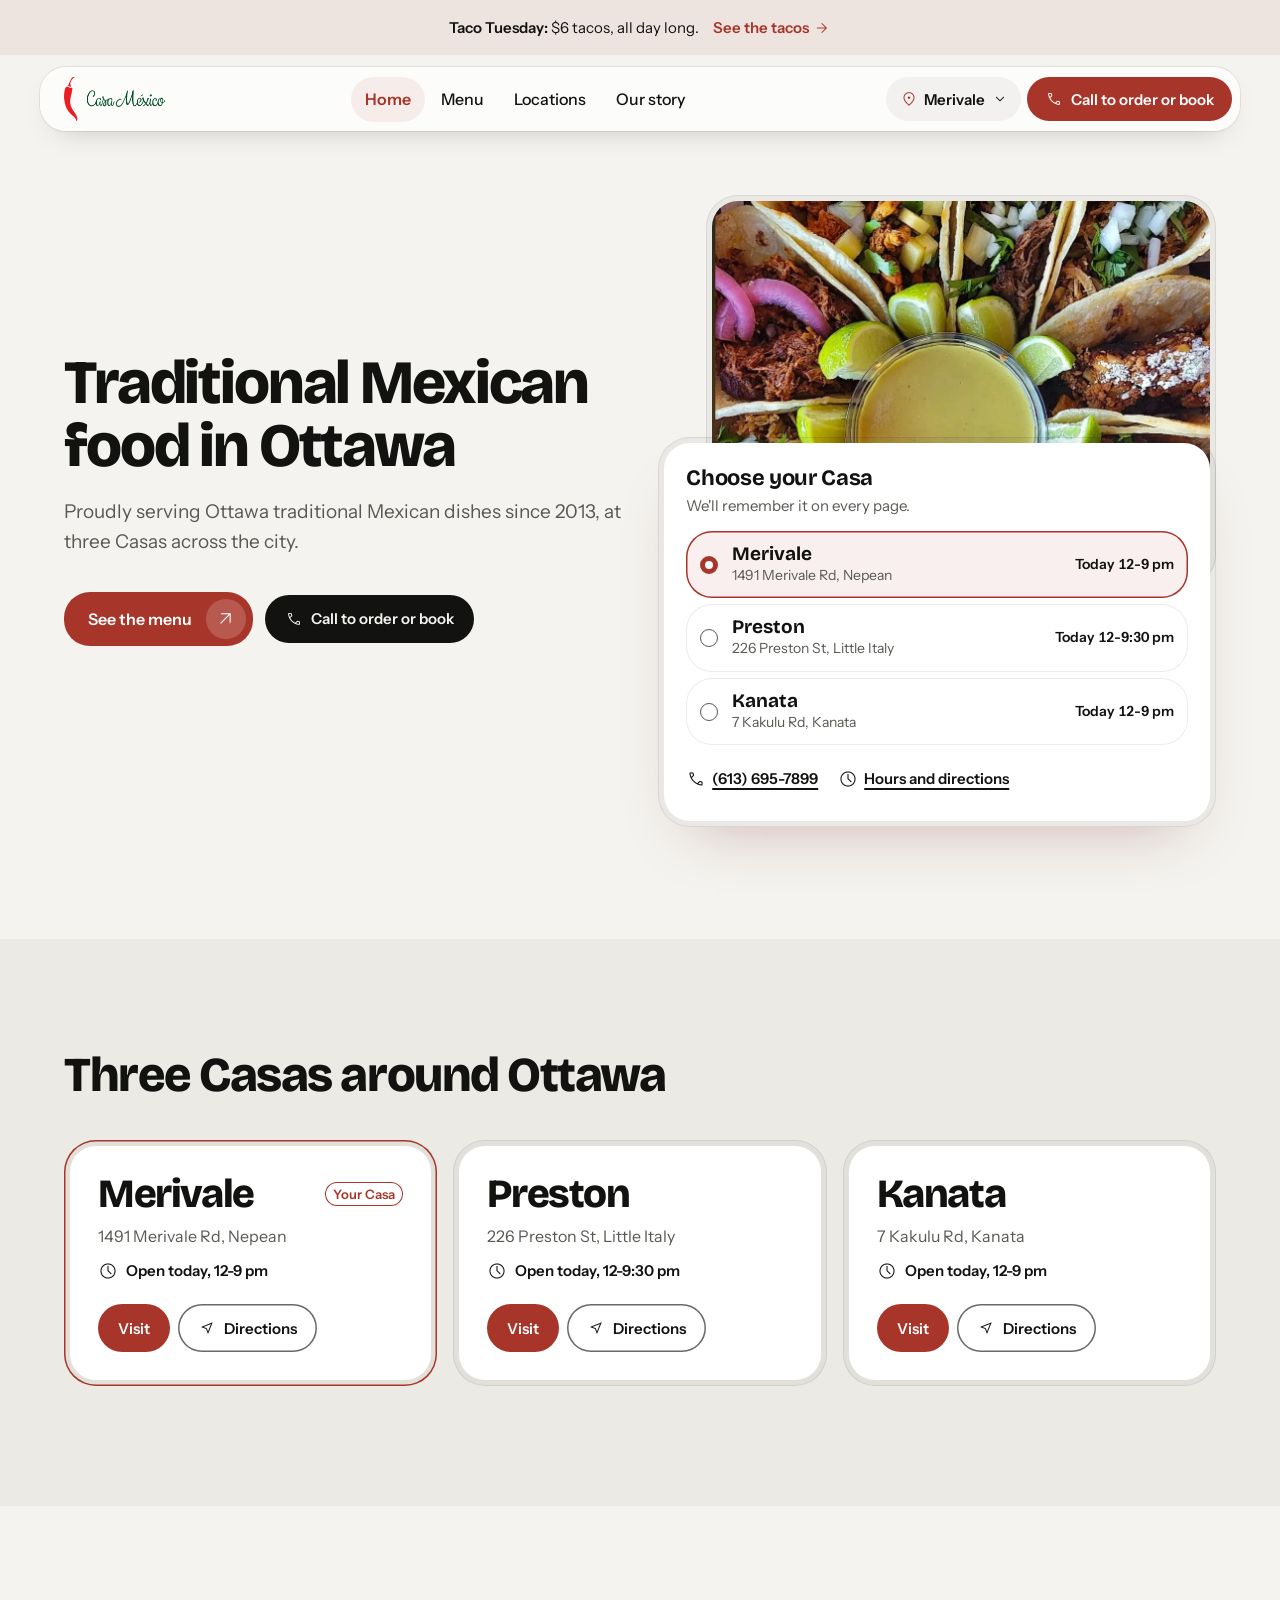
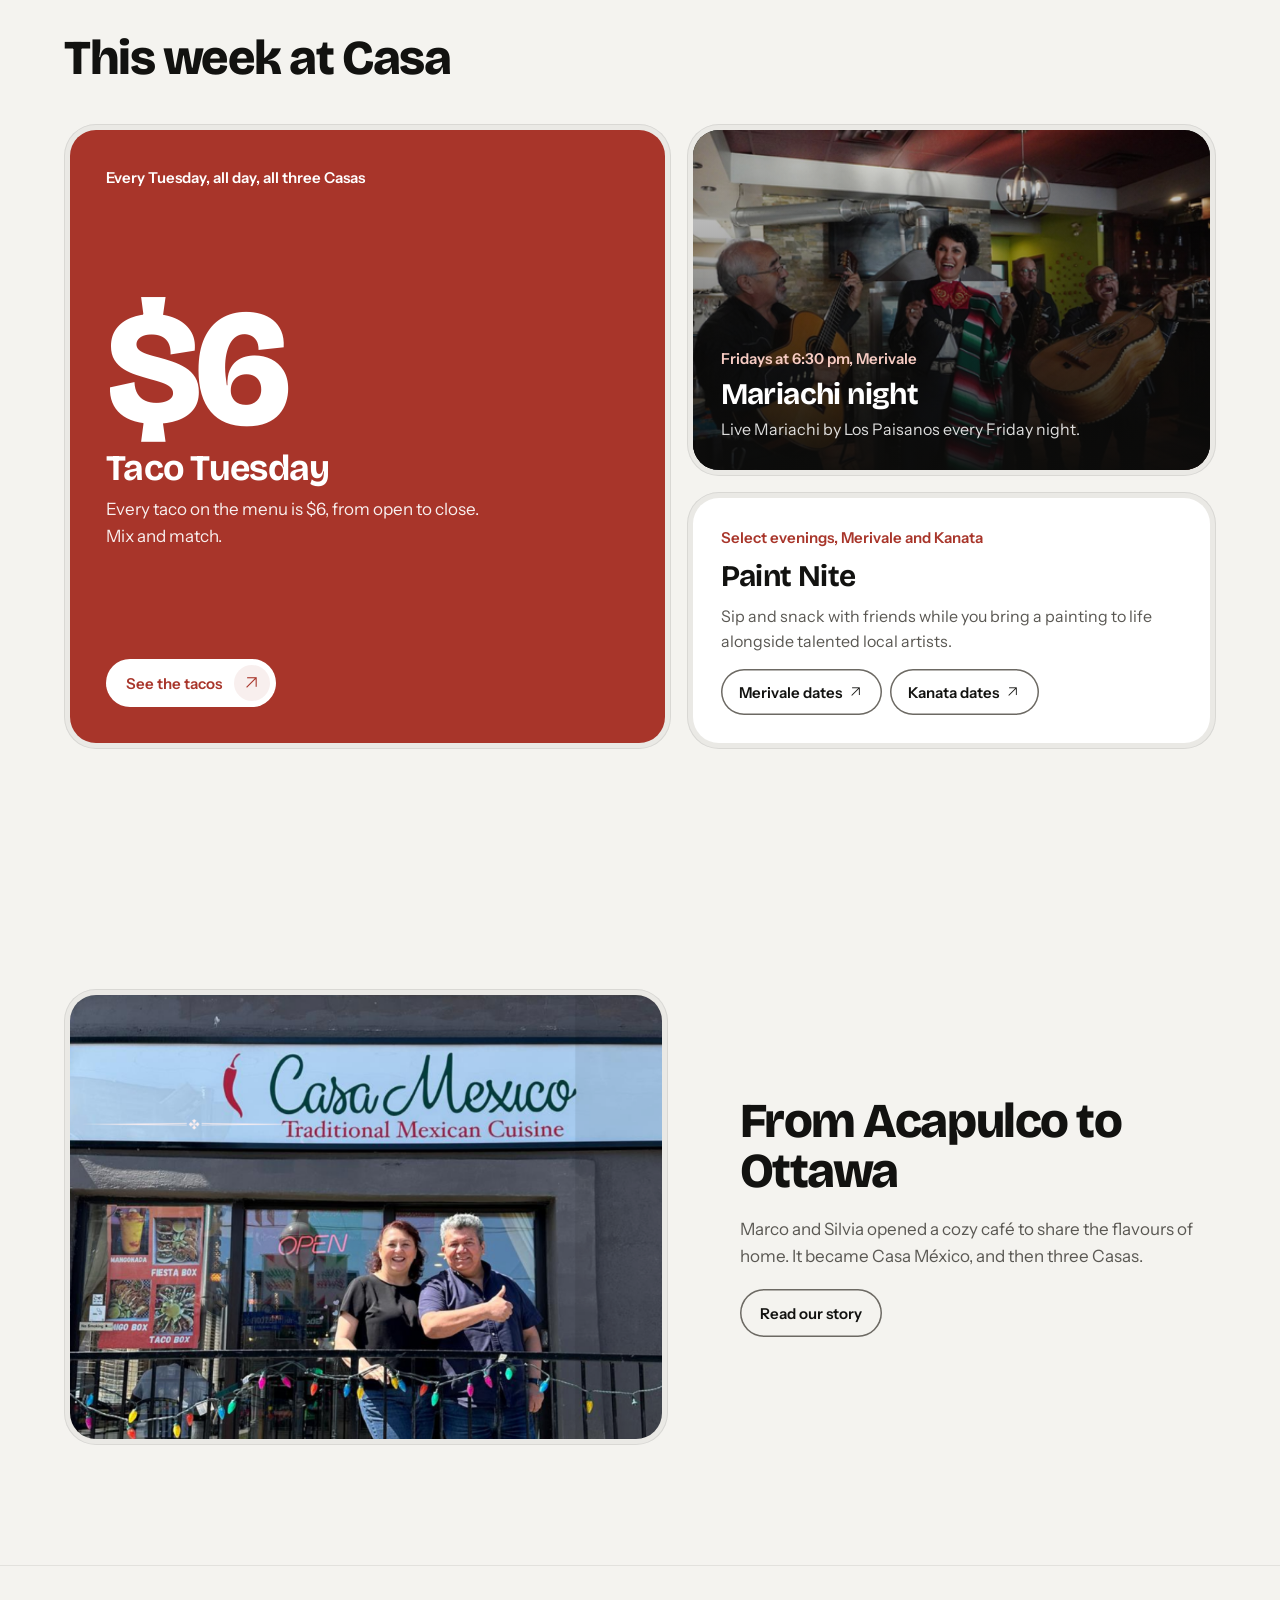
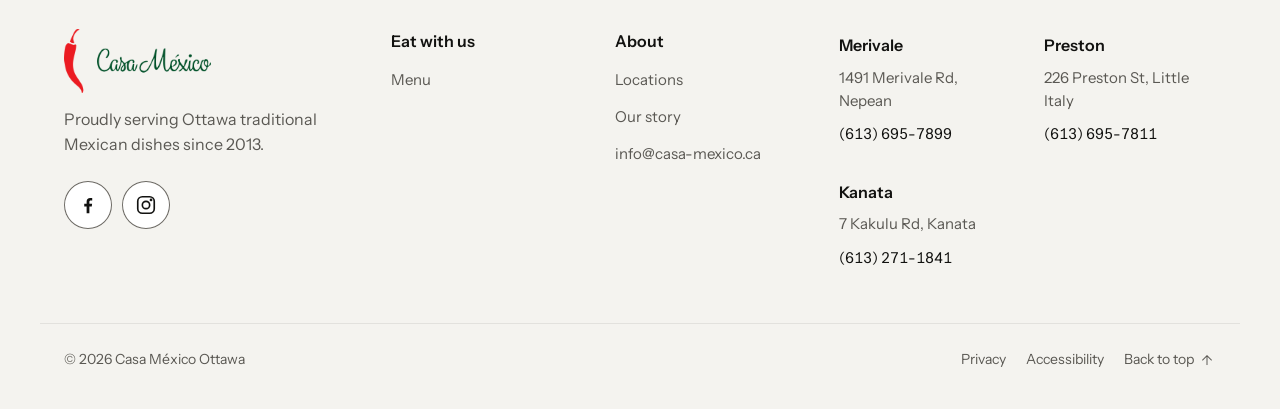
<file: index.html>
<!doctype html>
<html lang="en-CA">
<head>
  <meta charset="utf-8">
  <meta name="viewport" content="width=device-width, initial-scale=1">
  <title>Casa México | Traditional Mexican food in Ottawa</title>
  <meta name="description" content="Proudly serving Ottawa traditional Mexican dishes since 2013, at three Casas across the city: Merivale, Preston and Kanata.">
  <link rel="icon" href="assets/img/casa-mexico-logo.png">
  <link rel="preconnect" href="https://fonts.googleapis.com">
  <link rel="preconnect" href="https://fonts.gstatic.com" crossorigin>
  <link rel="stylesheet" href="https://fonts.googleapis.com/css2?family=Bricolage+Grotesque:opsz,wght@12..96,500;12..96,600;12..96,700;12..96,800&amp;family=Instrument+Sans:ital,wght@0,400;0,500;0,600;1,400&amp;family=Material+Symbols+Outlined:opsz,wght,FILL,GRAD@20..48,300,0,0&amp;display=swap">
  <link rel="stylesheet" href="css/tokens.css">
  <link rel="stylesheet" href="css/components.css">
  <link rel="stylesheet" href="css/site.css">
</head>
<body>
  <div class="cm">
    <a class="cm-skip" href="#main">Skip to content</a>
    <aside class="promo-bar" aria-label="Promotion">
      <div class="promo-bar__in">
        <span><strong>Taco Tuesday:</strong> $6 tacos, all day long.</span>
        <a class="cm-link" href="menu.html?cat=tacos">See the tacos <span class="ms ms-18" aria-hidden="true">arrow_forward</span></a>
      </div>
    </aside>
    <div class="header-wrap">
      <header class="header">
        <a class="header__logo" href="index.html" aria-label="Casa México home"><img src="assets/img/casa-mexico-logo.png" alt="Casa México" width="101" height="44"></a>
        <nav class="nav cm-hide-md" aria-label="Main">
          <a class="cm-link" href="index.html" aria-current="page">Home</a>
          <a class="cm-link" href="menu.html">Menu</a>
          <a class="cm-link" href="locations.html">Locations</a>
          <a class="cm-link" href="story.html">Our story</a>
        </nav>
        <div class="header__actions">
          <button type="button" class="cm-btn btn btn-quiet" data-casa-trigger aria-expanded="false" aria-label="Your Casa: Merivale. Change location" data-casa-aria="Your Casa: {name}. Change location"><span class="ms" aria-hidden="true">location_on</span><span class="btn-label" data-casa-text="name">Merivale</span><span class="ms" aria-hidden="true">expand_more</span></button>
          <a class="cm-btn btn btn-call" href="tel:+16136957899" data-casa-href="tel" aria-label="Call to order or book, Casa México Merivale" data-casa-aria="Call to order or book, Casa México {name}"><span class="ms" aria-hidden="true">call</span><span class="btn-label">Call to order or book</span></a>
          <button type="button" class="cm-btn icon-btn cm-show-md cm-burger" data-nav-toggle aria-label="Open navigation" aria-expanded="false"><span class="ms" aria-hidden="true">menu</span></button>
        </div>
        <div class="casa-popover cm-reveal" data-casa-menu role="group" aria-label="Choose your Casa" hidden>
          <span class="casa-popover__hint">Your Casa. Menu, prices and hours follow it.</span>
          <div class="options" role="group" aria-label="Your Casa" data-render="options"></div>
        </div>
      </header>
      <nav class="mobile-sheet" data-nav-sheet aria-label="Main" hidden>
        <a class="cm-link" href="index.html" aria-current="page">Home</a>
        <a class="cm-link" href="menu.html">Menu</a>
        <a class="cm-link" href="locations.html">Locations</a>
        <a class="cm-link" href="story.html">Our story</a>
        <a class="cm-btn btn btn-call btn-block" href="tel:+16136957899" data-casa-href="tel"><span class="ms" aria-hidden="true">call</span><span>Call <span data-casa-text="name">Merivale</span> to order or book</span></a>
      </nav>
    </div>
    <p class="cm-sr" aria-live="polite" data-live></p>
    <main id="main">
      <section class="container hero">
        <div class="hero__copy cm-reveal">
          <h1 class="hero__title">Traditional Mexican food in Ottawa</h1>
          <p class="lead-text">Proudly serving Ottawa traditional Mexican dishes since 2013, at three Casas across the city.</p>
          <div class="hero__actions">
            <a class="cm-btn btn btn-primary" href="menu.html"><span>See the menu</span><span class="cm-ico"><span class="ms" aria-hidden="true">arrow_outward</span></span></a>
            <a class="cm-btn btn btn-ink" href="tel:+16136957899" data-casa-href="tel"><span class="ms ms-18" aria-hidden="true">call</span>Call to order or book</a>
          </div>
        </div>
        <div class="hero__media">
          <div class="shell hero__photo cm-reveal">
            <img class="photo" src="assets/img/tacos-tray.png" alt="A tray of Casa México tacos with lime wedges around a cup of salsa">
          </div>
          <div class="shell is-raised hero__picker cm-reveal">
            <div class="face picker-face">
              <div>
                <h2>Choose your Casa</h2>
                <p>We'll remember it on every page.</p>
              </div>
              <div class="options" role="group" aria-label="Your Casa" data-render="options"></div>
              <div class="picker-links">
                <a class="cm-link" href="tel:+16136957899" data-casa-href="tel"><span class="ms" aria-hidden="true">call</span><span class="underline" data-casa-text="phone">(613) 695-7899</span></a>
                <a class="cm-link" href="locations.html"><span class="ms" aria-hidden="true">schedule</span><span class="underline">Hours and directions</span></a>
              </div>
            </div>
          </div>
        </div>
      </section>

      <section class="band">
        <div class="container section-pad stack-40">
          <h2 class="section-title">Three Casas around Ottawa</h2>
          <div class="cards" data-render="home-cards"></div>
        </div>
      </section>

      <section class="container events stack-40" id="events">
        <h2 class="section-title">This week at Casa</h2>
        <div class="cards">
          <div class="shell events__promo">
            <article class="promo-card">
              <span class="promo-card__when">Every Tuesday, all day, all three Casas</span>
              <div class="promo-card__body">
                <span class="promo-card__price">$6</span>
                <h3>Taco Tuesday</h3>
                <p>Every taco on the menu is $6, from open to close. Mix and match.</p>
              </div>
              <a class="cm-btn btn btn-inverse" href="menu.html?cat=tacos"><span>See the tacos</span><span class="cm-ico"><span class="ms" aria-hidden="true">arrow_outward</span></span></a>
            </article>
          </div>
          <div class="events__side">
            <div class="shell">
              <article class="photo-card">
                <img src="assets/img/mariachi-night.png" alt="Mariachi musicians with guitars and a singer in a serape performing inside Casa México" loading="lazy">
                <div class="photo-card__scrim" aria-hidden="true"></div>
                <div class="photo-card__text">
                  <span class="eyebrow">Fridays at 6:30 pm, Merivale</span>
                  <h3>Mariachi night</h3>
                  <p>Live Mariachi by Los Paisanos every Friday night.</p>
                </div>
              </article>
            </div>
            <div class="shell">
              <article class="face event-card">
                <span class="eyebrow">Select evenings, Merivale and Kanata</span>
                <h3>Paint Nite</h3>
                <p>Sip and snack with friends while you bring a painting to life alongside talented local artists.</p>
                <div class="btn-row">
                  <a class="cm-btn btn btn-outline is-small" href="https://www.paintnite.com/ca/on/nepean/venues/casa-mexico" target="_blank" rel="noopener" aria-label="Merivale Paint Nite dates (opens in a new tab)">Merivale dates<span class="ms" aria-hidden="true">arrow_outward</span></a>
                  <a class="cm-btn btn btn-outline is-small" href="https://www.paintnite.com/ca/on/kanata/venues/casa-mexico-kanata" target="_blank" rel="noopener" aria-label="Kanata Paint Nite dates (opens in a new tab)">Kanata dates<span class="ms" aria-hidden="true">arrow_outward</span></a>
                </div>
              </article>
            </div>
          </div>
        </div>
      </section>

      <section>
        <div class="container section-pad teaser">
          <div class="shell teaser__photo">
            <img class="photo" src="assets/img/marco-and-silvia.png" alt="Marco and Silvia smiling outside their Casa México restaurant, under the Traditional Mexican Cuisine sign" loading="lazy">
          </div>
          <div class="teaser__copy">
            <h2 class="section-title">From Acapulco to Ottawa</h2>
            <p>Marco and Silvia opened a cozy café to share the flavours of home. It became Casa México, and then three Casas.</p>
            <a class="cm-btn btn btn-outline" href="story.html">Read our story</a>
          </div>
        </div>
      </section>
    </main>
    <footer class="site-footer">
      <div class="site-footer__main">
        <div class="site-footer__brand">
          <img src="assets/img/casa-mexico-logo.png" alt="Casa México" width="147" height="64" loading="lazy">
          <span>Proudly serving Ottawa traditional Mexican dishes since 2013.</span>
          <div class="site-footer__social">
            <a class="cm-btn cm-link social-btn" href="https://www.facebook.com/casamexico.ca/" aria-label="Casa México on Facebook"><svg width="22" height="22" viewBox="0 0 24 24" fill="currentColor" aria-hidden="true"><path d="M13.5 21v-7.5h2.6l.4-3h-3V8.6c0-.9.3-1.5 1.5-1.5h1.6V4.4c-.3 0-1.2-.1-2.3-.1-2.3 0-3.8 1.4-3.8 3.9v2.3H7.9v3h2.6V21z"></path></svg></a>
            <a class="cm-btn cm-link social-btn" href="https://www.instagram.com/casamexico.ottawa/" aria-label="Casa México on Instagram"><svg width="22" height="22" viewBox="0 0 24 24" fill="none" stroke="currentColor" stroke-width="1.8" stroke-linecap="round" stroke-linejoin="round" aria-hidden="true"><rect x="3" y="3" width="18" height="18" rx="5"></rect><circle cx="12" cy="12" r="4"></circle><circle cx="17.5" cy="6.5" r="0.6" fill="currentColor"></circle></svg></a>
          </div>
        </div>
        <nav class="site-footer__col" aria-label="Footer">
          <span>Eat with us</span>
          <a class="cm-link" href="menu.html">Menu</a>
        </nav>
        <nav class="site-footer__col" aria-label="About">
          <span>About</span>
          <a class="cm-link" href="locations.html">Locations</a>
          <a class="cm-link" href="story.html">Our story</a>
          <a class="cm-link" href="mailto:info@casa-mexico.ca">info@casa-mexico.ca</a>
        </nav>
        <!-- Replaced from js/data.js; kept here so the phone numbers show without JavaScript. -->
        <div class="site-footer__casas" data-render="footer-casas">
          <div class="site-footer__casa"><a class="cm-link" href="locations.html">Merivale</a><span>1491 Merivale Rd, Nepean</span><a class="cm-link" href="tel:+16136957899">(613) 695-7899</a></div>
          <div class="site-footer__casa"><a class="cm-link" href="locations.html">Preston</a><span>226 Preston St, Little Italy</span><a class="cm-link" href="tel:+16136957811">(613) 695-7811</a></div>
          <div class="site-footer__casa"><a class="cm-link" href="locations.html">Kanata</a><span>7 Kakulu Rd, Kanata</span><a class="cm-link" href="tel:+16132711841">(613) 271-1841</a></div>
        </div>
      </div>
      <div class="site-footer__legal">
        <span>© 2026 Casa México Ottawa</span>
        <div>
          <a class="cm-link" href="#">Privacy</a>
          <a class="cm-link" href="#">Accessibility</a>
          <a class="cm-link" href="#main">Back to top <span class="ms" aria-hidden="true">arrow_upward</span></a>
        </div>
      </div>
    </footer>
  </div>
  <script src="js/data.js"></script>
  <script src="js/site.js"></script>
</body>
</html>
</file>
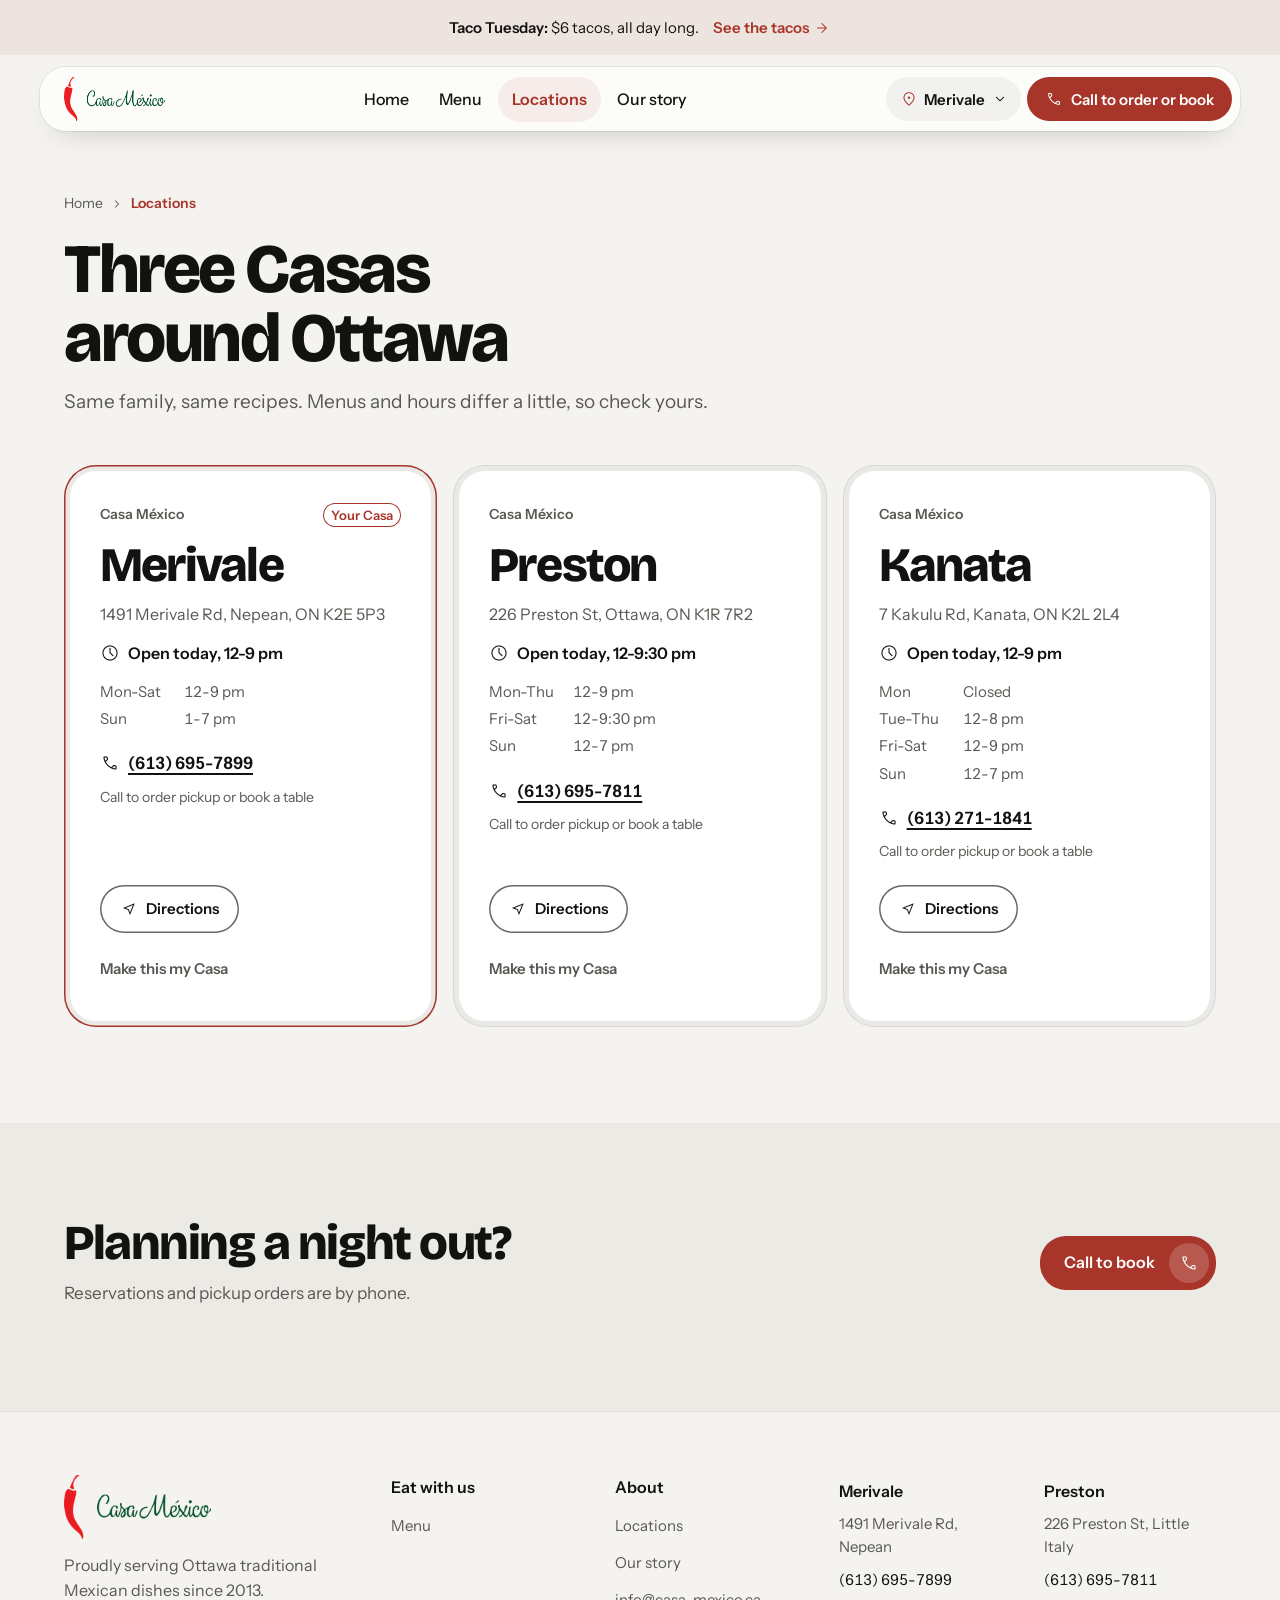
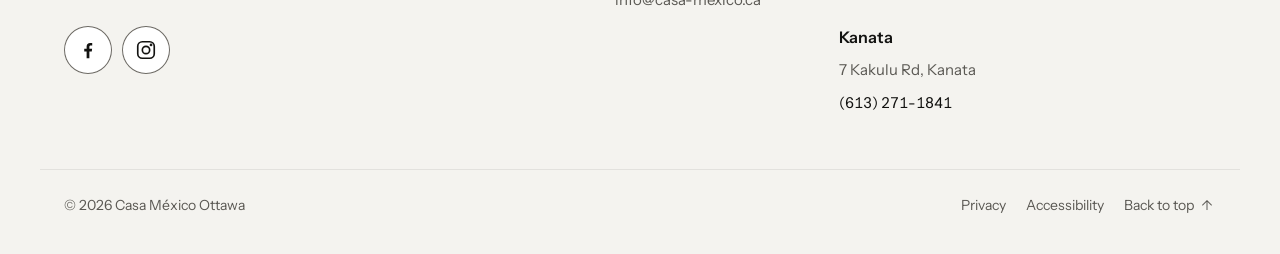
<file: locations.html>
<!doctype html>
<html lang="en-CA">
<head>
  <meta charset="utf-8">
  <meta name="viewport" content="width=device-width, initial-scale=1">
  <title>Locations | Casa México</title>
  <meta name="description" content="Proudly serving Ottawa traditional Mexican dishes since 2013, at three Casas across the city: Merivale, Preston and Kanata.">
  <link rel="icon" href="assets/img/casa-mexico-logo.png">
  <link rel="preconnect" href="https://fonts.googleapis.com">
  <link rel="preconnect" href="https://fonts.gstatic.com" crossorigin>
  <link rel="stylesheet" href="https://fonts.googleapis.com/css2?family=Bricolage+Grotesque:opsz,wght@12..96,500;12..96,600;12..96,700;12..96,800&amp;family=Instrument+Sans:ital,wght@0,400;0,500;0,600;1,400&amp;family=Material+Symbols+Outlined:opsz,wght,FILL,GRAD@20..48,300,0,0&amp;display=swap">
  <link rel="stylesheet" href="css/tokens.css">
  <link rel="stylesheet" href="css/components.css">
  <link rel="stylesheet" href="css/site.css">
</head>
<body>
  <div class="cm">
    <a class="cm-skip" href="#main">Skip to content</a>
    <aside class="promo-bar" aria-label="Promotion">
      <div class="promo-bar__in">
        <span><strong>Taco Tuesday:</strong> $6 tacos, all day long.</span>
        <a class="cm-link" href="menu.html?cat=tacos">See the tacos <span class="ms ms-18" aria-hidden="true">arrow_forward</span></a>
      </div>
    </aside>
    <div class="header-wrap">
      <header class="header">
        <a class="header__logo" href="index.html" aria-label="Casa México home"><img src="assets/img/casa-mexico-logo.png" alt="Casa México" width="101" height="44"></a>
        <nav class="nav cm-hide-md" aria-label="Main">
          <a class="cm-link" href="index.html">Home</a>
          <a class="cm-link" href="menu.html">Menu</a>
          <a class="cm-link" href="locations.html" aria-current="page">Locations</a>
          <a class="cm-link" href="story.html">Our story</a>
        </nav>
        <div class="header__actions">
          <button type="button" class="cm-btn btn btn-quiet" data-casa-trigger aria-expanded="false" aria-label="Your Casa: Merivale. Change location" data-casa-aria="Your Casa: {name}. Change location"><span class="ms" aria-hidden="true">location_on</span><span class="btn-label" data-casa-text="name">Merivale</span><span class="ms" aria-hidden="true">expand_more</span></button>
          <a class="cm-btn btn btn-call" href="tel:+16136957899" data-casa-href="tel" aria-label="Call to order or book, Casa México Merivale" data-casa-aria="Call to order or book, Casa México {name}"><span class="ms" aria-hidden="true">call</span><span class="btn-label">Call to order or book</span></a>
          <button type="button" class="cm-btn icon-btn cm-show-md cm-burger" data-nav-toggle aria-label="Open navigation" aria-expanded="false"><span class="ms" aria-hidden="true">menu</span></button>
        </div>
        <div class="casa-popover cm-reveal" data-casa-menu role="group" aria-label="Choose your Casa" hidden>
          <span class="casa-popover__hint">Your Casa. Menu, prices and hours follow it.</span>
          <div class="options" role="group" aria-label="Your Casa" data-render="options"></div>
        </div>
      </header>
      <nav class="mobile-sheet" data-nav-sheet aria-label="Main" hidden>
        <a class="cm-link" href="index.html">Home</a>
        <a class="cm-link" href="menu.html">Menu</a>
        <a class="cm-link" href="locations.html" aria-current="page">Locations</a>
        <a class="cm-link" href="story.html">Our story</a>
        <a class="cm-btn btn btn-call btn-block" href="tel:+16136957899" data-casa-href="tel"><span class="ms" aria-hidden="true">call</span><span>Call <span data-casa-text="name">Merivale</span> to order or book</span></a>
      </nav>
    </div>
    <p class="cm-sr" aria-live="polite" data-live></p>
    <main id="main">
      <section class="container locations">
        <div class="intro">
          <nav aria-label="Breadcrumb"><ol class="crumbs"><li><a class="cm-link" href="index.html">Home</a><span class="ms" aria-hidden="true">chevron_right</span></li><li><span aria-current="page">Locations</span></li></ol></nav>
          <h1 class="page-title">Three Casas around Ottawa</h1>
          <p class="lead-text">Same family, same recipes. Menus and hours differ a little, so check yours.</p>
        </div>
        <div class="cards" data-render="location-cards"></div>
      </section>
      <section class="band">
        <div class="container plan-band">
          <div class="plan-band__copy">
            <h2 class="section-title">Planning a night out?</h2>
            <p>Reservations and pickup orders are by phone.</p>
          </div>
          <a class="cm-btn btn btn-primary" href="tel:+16136957899" data-casa-href="tel"><span>Call to book</span><span class="cm-ico"><span class="ms" aria-hidden="true">call</span></span></a>
        </div>
      </section>
    </main>
    <footer class="site-footer">
      <div class="site-footer__main">
        <div class="site-footer__brand">
          <img src="assets/img/casa-mexico-logo.png" alt="Casa México" width="147" height="64" loading="lazy">
          <span>Proudly serving Ottawa traditional Mexican dishes since 2013.</span>
          <div class="site-footer__social">
            <a class="cm-btn cm-link social-btn" href="https://www.facebook.com/casamexico.ca/" aria-label="Casa México on Facebook"><svg width="22" height="22" viewBox="0 0 24 24" fill="currentColor" aria-hidden="true"><path d="M13.5 21v-7.5h2.6l.4-3h-3V8.6c0-.9.3-1.5 1.5-1.5h1.6V4.4c-.3 0-1.2-.1-2.3-.1-2.3 0-3.8 1.4-3.8 3.9v2.3H7.9v3h2.6V21z"></path></svg></a>
            <a class="cm-btn cm-link social-btn" href="https://www.instagram.com/casamexico.ottawa/" aria-label="Casa México on Instagram"><svg width="22" height="22" viewBox="0 0 24 24" fill="none" stroke="currentColor" stroke-width="1.8" stroke-linecap="round" stroke-linejoin="round" aria-hidden="true"><rect x="3" y="3" width="18" height="18" rx="5"></rect><circle cx="12" cy="12" r="4"></circle><circle cx="17.5" cy="6.5" r="0.6" fill="currentColor"></circle></svg></a>
          </div>
        </div>
        <nav class="site-footer__col" aria-label="Footer">
          <span>Eat with us</span>
          <a class="cm-link" href="menu.html">Menu</a>
        </nav>
        <nav class="site-footer__col" aria-label="About">
          <span>About</span>
          <a class="cm-link" href="locations.html">Locations</a>
          <a class="cm-link" href="story.html">Our story</a>
          <a class="cm-link" href="mailto:info@casa-mexico.ca">info@casa-mexico.ca</a>
        </nav>
        <!-- Replaced from js/data.js; kept here so the phone numbers show without JavaScript. -->
        <div class="site-footer__casas" data-render="footer-casas">
          <div class="site-footer__casa"><a class="cm-link" href="locations.html">Merivale</a><span>1491 Merivale Rd, Nepean</span><a class="cm-link" href="tel:+16136957899">(613) 695-7899</a></div>
          <div class="site-footer__casa"><a class="cm-link" href="locations.html">Preston</a><span>226 Preston St, Little Italy</span><a class="cm-link" href="tel:+16136957811">(613) 695-7811</a></div>
          <div class="site-footer__casa"><a class="cm-link" href="locations.html">Kanata</a><span>7 Kakulu Rd, Kanata</span><a class="cm-link" href="tel:+16132711841">(613) 271-1841</a></div>
        </div>
      </div>
      <div class="site-footer__legal">
        <span>© 2026 Casa México Ottawa</span>
        <div>
          <a class="cm-link" href="#">Privacy</a>
          <a class="cm-link" href="#">Accessibility</a>
          <a class="cm-link" href="#main">Back to top <span class="ms" aria-hidden="true">arrow_upward</span></a>
        </div>
      </div>
    </footer>
  </div>
  <script src="js/data.js"></script>
  <script src="js/site.js"></script>
</body>
</html>
</file>
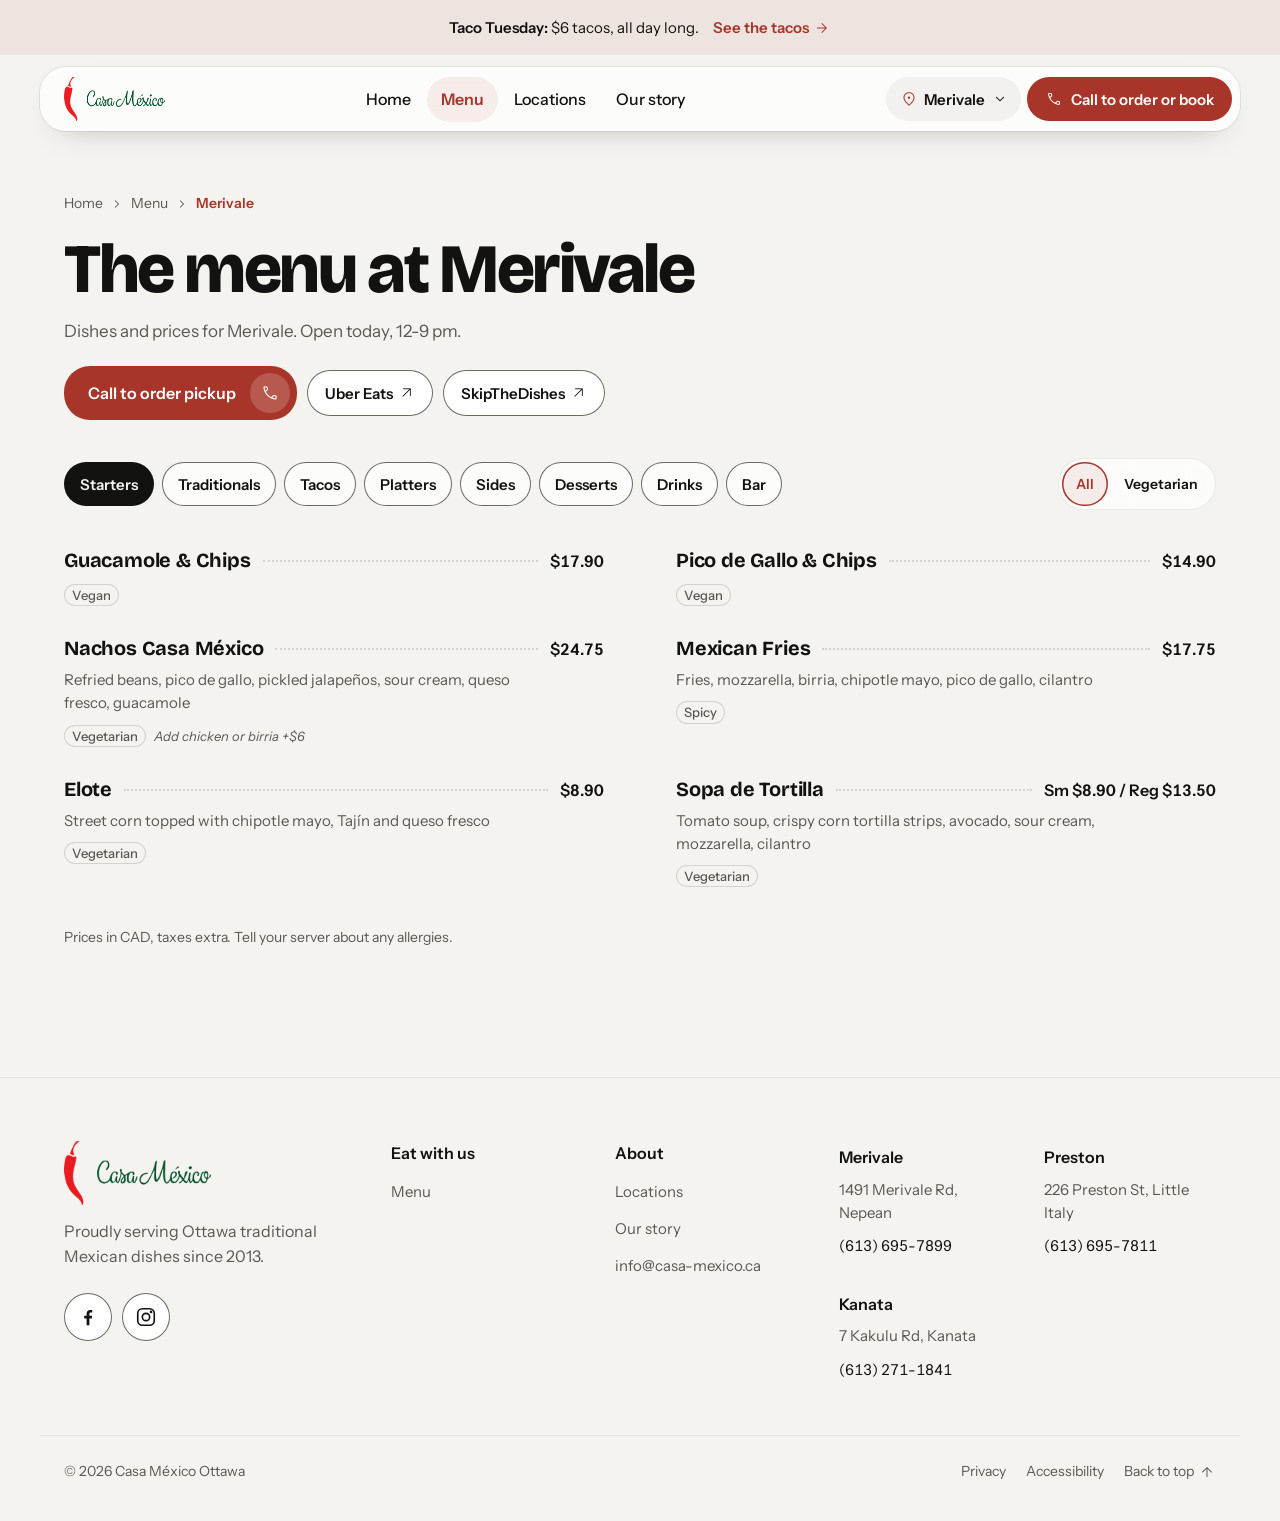
<file: menu.html>
<!doctype html>
<html lang="en-CA">
<head>
  <meta charset="utf-8">
  <meta name="viewport" content="width=device-width, initial-scale=1">
  <title>Menu | Casa México</title>
  <meta name="description" content="Proudly serving Ottawa traditional Mexican dishes since 2013, at three Casas across the city: Merivale, Preston and Kanata.">
  <link rel="icon" href="assets/img/casa-mexico-logo.png">
  <link rel="preconnect" href="https://fonts.googleapis.com">
  <link rel="preconnect" href="https://fonts.gstatic.com" crossorigin>
  <link rel="stylesheet" href="https://fonts.googleapis.com/css2?family=Bricolage+Grotesque:opsz,wght@12..96,500;12..96,600;12..96,700;12..96,800&amp;family=Instrument+Sans:ital,wght@0,400;0,500;0,600;1,400&amp;family=Material+Symbols+Outlined:opsz,wght,FILL,GRAD@20..48,300,0,0&amp;display=swap">
  <link rel="stylesheet" href="css/tokens.css">
  <link rel="stylesheet" href="css/components.css">
  <link rel="stylesheet" href="css/site.css">
</head>
<body>
  <div class="cm">
    <a class="cm-skip" href="#main">Skip to content</a>
    <aside class="promo-bar" aria-label="Promotion">
      <div class="promo-bar__in">
        <span><strong>Taco Tuesday:</strong> $6 tacos, all day long.</span>
        <a class="cm-link" href="menu.html?cat=tacos">See the tacos <span class="ms ms-18" aria-hidden="true">arrow_forward</span></a>
      </div>
    </aside>
    <div class="header-wrap">
      <header class="header">
        <a class="header__logo" href="index.html" aria-label="Casa México home"><img src="assets/img/casa-mexico-logo.png" alt="Casa México" width="101" height="44"></a>
        <nav class="nav cm-hide-md" aria-label="Main">
          <a class="cm-link" href="index.html">Home</a>
          <a class="cm-link" href="menu.html" aria-current="page">Menu</a>
          <a class="cm-link" href="locations.html">Locations</a>
          <a class="cm-link" href="story.html">Our story</a>
        </nav>
        <div class="header__actions">
          <button type="button" class="cm-btn btn btn-quiet" data-casa-trigger aria-expanded="false" aria-label="Your Casa: Merivale. Change location" data-casa-aria="Your Casa: {name}. Change location"><span class="ms" aria-hidden="true">location_on</span><span class="btn-label" data-casa-text="name">Merivale</span><span class="ms" aria-hidden="true">expand_more</span></button>
          <a class="cm-btn btn btn-call" href="tel:+16136957899" data-casa-href="tel" aria-label="Call to order or book, Casa México Merivale" data-casa-aria="Call to order or book, Casa México {name}"><span class="ms" aria-hidden="true">call</span><span class="btn-label">Call to order or book</span></a>
          <button type="button" class="cm-btn icon-btn cm-show-md cm-burger" data-nav-toggle aria-label="Open navigation" aria-expanded="false"><span class="ms" aria-hidden="true">menu</span></button>
        </div>
        <div class="casa-popover cm-reveal" data-casa-menu role="group" aria-label="Choose your Casa" hidden>
          <span class="casa-popover__hint">Your Casa. Menu, prices and hours follow it.</span>
          <div class="options" role="group" aria-label="Your Casa" data-render="options"></div>
        </div>
      </header>
      <nav class="mobile-sheet" data-nav-sheet aria-label="Main" hidden>
        <a class="cm-link" href="index.html">Home</a>
        <a class="cm-link" href="menu.html" aria-current="page">Menu</a>
        <a class="cm-link" href="locations.html">Locations</a>
        <a class="cm-link" href="story.html">Our story</a>
        <a class="cm-btn btn btn-call btn-block" href="tel:+16136957899" data-casa-href="tel"><span class="ms" aria-hidden="true">call</span><span>Call <span data-casa-text="name">Merivale</span> to order or book</span></a>
      </nav>
    </div>
    <p class="cm-sr" aria-live="polite" data-live></p>
    <main id="main">
      <section>
        <div class="container menu-page">
          <div class="menu-head">
            <nav aria-label="Breadcrumb"><ol class="crumbs"><li><a class="cm-link" href="index.html">Home</a><span class="ms" aria-hidden="true">chevron_right</span></li><li><span>Menu</span><span class="ms" aria-hidden="true">chevron_right</span></li><li><span aria-current="page" data-casa-text="name">Merivale</span></li></ol></nav>
            <h1 class="page-title">The menu at <span data-casa-text="name">Merivale</span></h1>
            <p class="menu-head__lead">Dishes and prices for <span data-casa-text="name">Merivale</span>. <span data-casa-text="todayLong"></span>.</p>
            <div class="menu-head__actions">
              <a class="cm-btn btn btn-primary" href="tel:+16136957899" data-casa-href="tel"><span>Call to order pickup</span><span class="cm-ico"><span class="ms" aria-hidden="true">call</span></span></a>
              <a class="cm-btn btn btn-external" href="https://www.ubereats.com/ca/search?q=Casa%20Mexico%20Merivale" target="_blank" rel="noopener" data-casa-href="uber" aria-label="Order Merivale on Uber Eats (opens in a new tab)" data-casa-aria="Order {name} on Uber Eats (opens in a new tab)">Uber Eats<span class="ms" aria-hidden="true">arrow_outward</span></a>
              <a class="cm-btn btn btn-external" href="https://www.skipthedishes.com/casa-mexico" target="_blank" rel="noopener" data-casa-href="skip" aria-label="Order Merivale on SkipTheDishes (opens in a new tab)" data-casa-aria="Order {name} on SkipTheDishes (opens in a new tab)">SkipTheDishes<span class="ms" aria-hidden="true">arrow_outward</span></a>
            </div>
          </div>
          <noscript><p class="cat-note">The menu needs JavaScript to show each Casa's dishes and prices. Call your Casa and we'll help you out.</p></noscript>
          <div class="toolbar">
            <div class="tabs" role="group" aria-label="Menu sections" data-menu-tabs></div>
            <div class="filters" role="group" aria-label="Dietary filter" data-menu-filters></div>
          </div>
          <p class="cat-note" data-menu-note hidden></p>
          <h2 class="cm-sr" data-menu-title></h2>
          <div class="dishes" data-menu-dishes></div>
          <div class="shell" data-menu-empty hidden>
            <div class="empty-face">
              <span class="ms" aria-hidden="true">restaurant</span>
              <p data-menu-empty-text></p>
              <button type="button" class="cm-btn btn btn-ink" data-menu-clear>Show all dishes</button>
            </div>
          </div>
          <p class="menu-foot">Prices in CAD, taxes extra. Tell your server about any allergies.</p>
        </div>
      </section>
    </main>
    <footer class="site-footer">
      <div class="site-footer__main">
        <div class="site-footer__brand">
          <img src="assets/img/casa-mexico-logo.png" alt="Casa México" width="147" height="64" loading="lazy">
          <span>Proudly serving Ottawa traditional Mexican dishes since 2013.</span>
          <div class="site-footer__social">
            <a class="cm-btn cm-link social-btn" href="https://www.facebook.com/casamexico.ca/" aria-label="Casa México on Facebook"><svg width="22" height="22" viewBox="0 0 24 24" fill="currentColor" aria-hidden="true"><path d="M13.5 21v-7.5h2.6l.4-3h-3V8.6c0-.9.3-1.5 1.5-1.5h1.6V4.4c-.3 0-1.2-.1-2.3-.1-2.3 0-3.8 1.4-3.8 3.9v2.3H7.9v3h2.6V21z"></path></svg></a>
            <a class="cm-btn cm-link social-btn" href="https://www.instagram.com/casamexico.ottawa/" aria-label="Casa México on Instagram"><svg width="22" height="22" viewBox="0 0 24 24" fill="none" stroke="currentColor" stroke-width="1.8" stroke-linecap="round" stroke-linejoin="round" aria-hidden="true"><rect x="3" y="3" width="18" height="18" rx="5"></rect><circle cx="12" cy="12" r="4"></circle><circle cx="17.5" cy="6.5" r="0.6" fill="currentColor"></circle></svg></a>
          </div>
        </div>
        <nav class="site-footer__col" aria-label="Footer">
          <span>Eat with us</span>
          <a class="cm-link" href="menu.html">Menu</a>
        </nav>
        <nav class="site-footer__col" aria-label="About">
          <span>About</span>
          <a class="cm-link" href="locations.html">Locations</a>
          <a class="cm-link" href="story.html">Our story</a>
          <a class="cm-link" href="mailto:info@casa-mexico.ca">info@casa-mexico.ca</a>
        </nav>
        <!-- Replaced from js/data.js; kept here so the phone numbers show without JavaScript. -->
        <div class="site-footer__casas" data-render="footer-casas">
          <div class="site-footer__casa"><a class="cm-link" href="locations.html">Merivale</a><span>1491 Merivale Rd, Nepean</span><a class="cm-link" href="tel:+16136957899">(613) 695-7899</a></div>
          <div class="site-footer__casa"><a class="cm-link" href="locations.html">Preston</a><span>226 Preston St, Little Italy</span><a class="cm-link" href="tel:+16136957811">(613) 695-7811</a></div>
          <div class="site-footer__casa"><a class="cm-link" href="locations.html">Kanata</a><span>7 Kakulu Rd, Kanata</span><a class="cm-link" href="tel:+16132711841">(613) 271-1841</a></div>
        </div>
      </div>
      <div class="site-footer__legal">
        <span>© 2026 Casa México Ottawa</span>
        <div>
          <a class="cm-link" href="#">Privacy</a>
          <a class="cm-link" href="#">Accessibility</a>
          <a class="cm-link" href="#main">Back to top <span class="ms" aria-hidden="true">arrow_upward</span></a>
        </div>
      </div>
    </footer>
  </div>
  <script src="js/data.js"></script>
  <script src="js/site.js"></script>
  <script src="js/menu.js"></script>
</body>
</html>
</file>
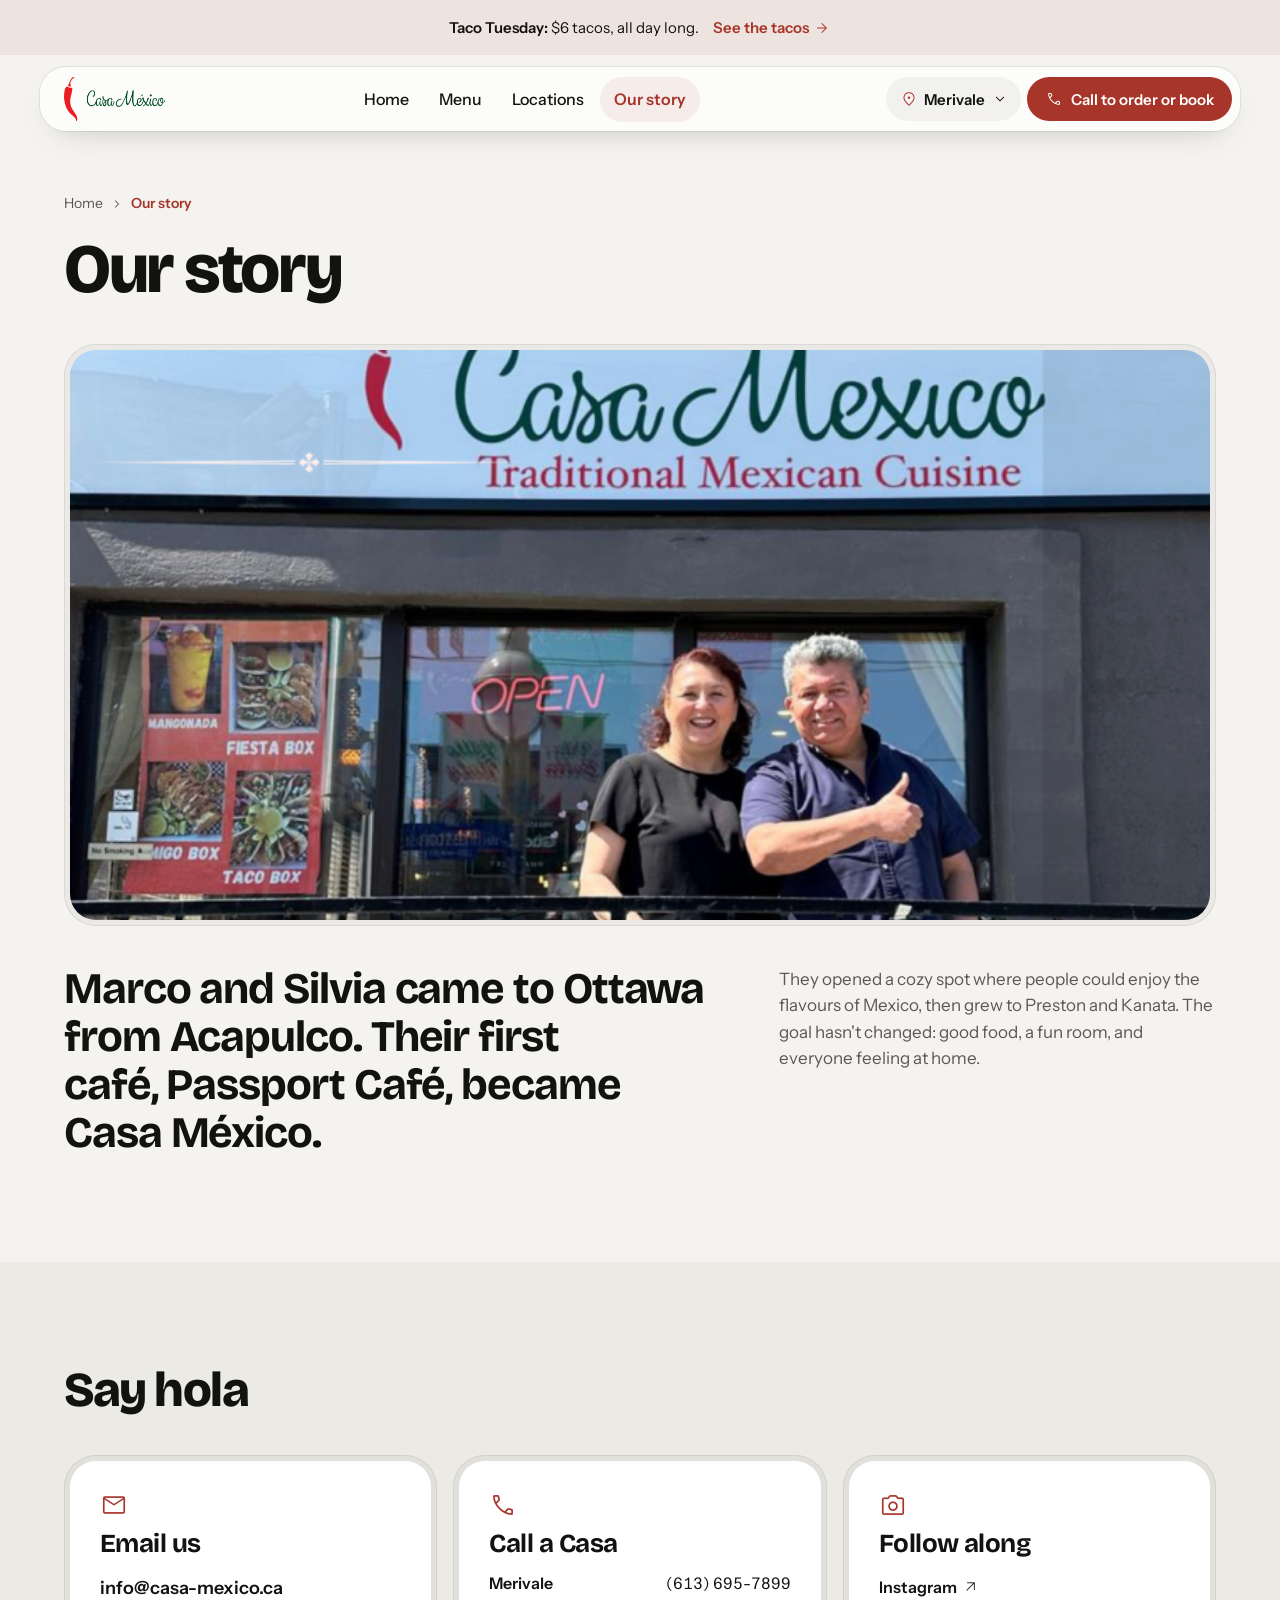
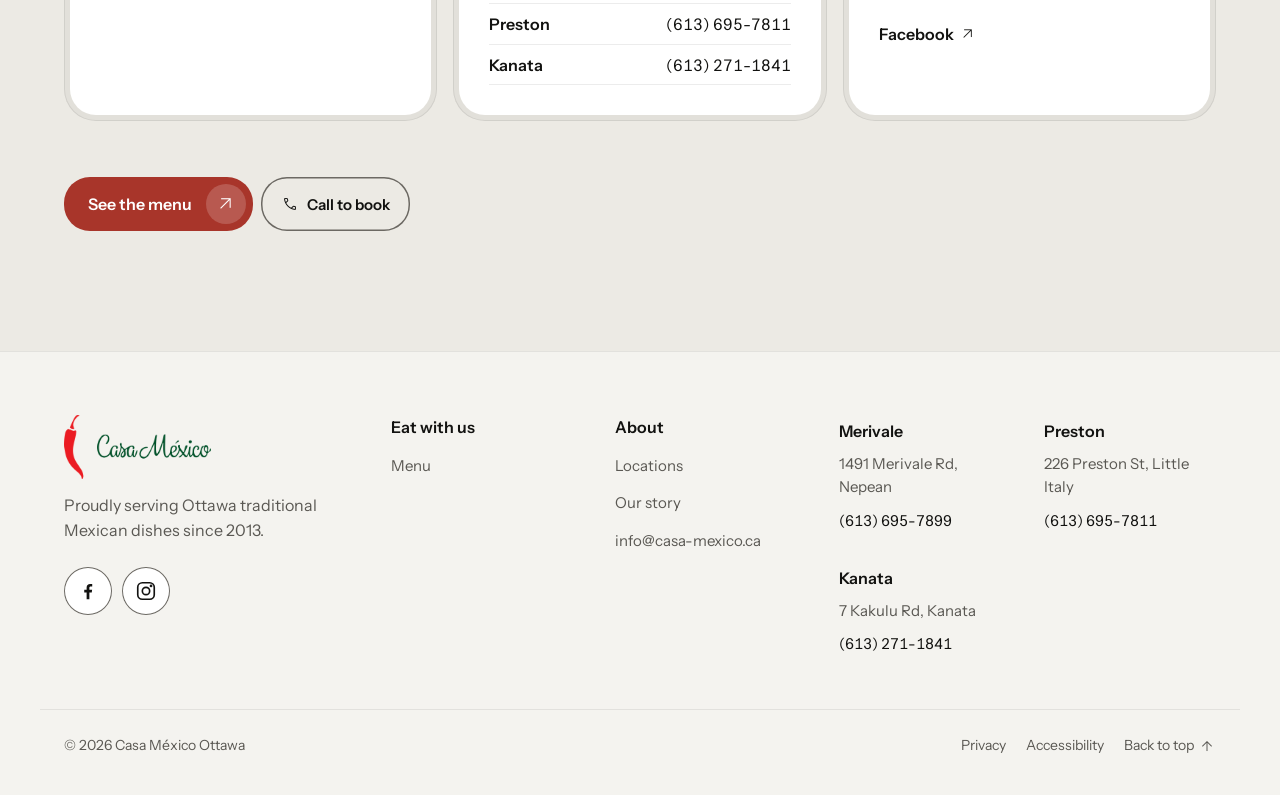
<file: story.html>
<!doctype html>
<html lang="en-CA">
<head>
  <meta charset="utf-8">
  <meta name="viewport" content="width=device-width, initial-scale=1">
  <title>Our story | Casa México</title>
  <meta name="description" content="Proudly serving Ottawa traditional Mexican dishes since 2013, at three Casas across the city: Merivale, Preston and Kanata.">
  <link rel="icon" href="assets/img/casa-mexico-logo.png">
  <link rel="preconnect" href="https://fonts.googleapis.com">
  <link rel="preconnect" href="https://fonts.gstatic.com" crossorigin>
  <link rel="stylesheet" href="https://fonts.googleapis.com/css2?family=Bricolage+Grotesque:opsz,wght@12..96,500;12..96,600;12..96,700;12..96,800&amp;family=Instrument+Sans:ital,wght@0,400;0,500;0,600;1,400&amp;family=Material+Symbols+Outlined:opsz,wght,FILL,GRAD@20..48,300,0,0&amp;display=swap">
  <link rel="stylesheet" href="css/tokens.css">
  <link rel="stylesheet" href="css/components.css">
  <link rel="stylesheet" href="css/site.css">
</head>
<body>
  <div class="cm">
    <a class="cm-skip" href="#main">Skip to content</a>
    <aside class="promo-bar" aria-label="Promotion">
      <div class="promo-bar__in">
        <span><strong>Taco Tuesday:</strong> $6 tacos, all day long.</span>
        <a class="cm-link" href="menu.html?cat=tacos">See the tacos <span class="ms ms-18" aria-hidden="true">arrow_forward</span></a>
      </div>
    </aside>
    <div class="header-wrap">
      <header class="header">
        <a class="header__logo" href="index.html" aria-label="Casa México home"><img src="assets/img/casa-mexico-logo.png" alt="Casa México" width="101" height="44"></a>
        <nav class="nav cm-hide-md" aria-label="Main">
          <a class="cm-link" href="index.html">Home</a>
          <a class="cm-link" href="menu.html">Menu</a>
          <a class="cm-link" href="locations.html">Locations</a>
          <a class="cm-link" href="story.html" aria-current="page">Our story</a>
        </nav>
        <div class="header__actions">
          <button type="button" class="cm-btn btn btn-quiet" data-casa-trigger aria-expanded="false" aria-label="Your Casa: Merivale. Change location" data-casa-aria="Your Casa: {name}. Change location"><span class="ms" aria-hidden="true">location_on</span><span class="btn-label" data-casa-text="name">Merivale</span><span class="ms" aria-hidden="true">expand_more</span></button>
          <a class="cm-btn btn btn-call" href="tel:+16136957899" data-casa-href="tel" aria-label="Call to order or book, Casa México Merivale" data-casa-aria="Call to order or book, Casa México {name}"><span class="ms" aria-hidden="true">call</span><span class="btn-label">Call to order or book</span></a>
          <button type="button" class="cm-btn icon-btn cm-show-md cm-burger" data-nav-toggle aria-label="Open navigation" aria-expanded="false"><span class="ms" aria-hidden="true">menu</span></button>
        </div>
        <div class="casa-popover cm-reveal" data-casa-menu role="group" aria-label="Choose your Casa" hidden>
          <span class="casa-popover__hint">Your Casa. Menu, prices and hours follow it.</span>
          <div class="options" role="group" aria-label="Your Casa" data-render="options"></div>
        </div>
      </header>
      <nav class="mobile-sheet" data-nav-sheet aria-label="Main" hidden>
        <a class="cm-link" href="index.html">Home</a>
        <a class="cm-link" href="menu.html">Menu</a>
        <a class="cm-link" href="locations.html">Locations</a>
        <a class="cm-link" href="story.html" aria-current="page">Our story</a>
        <a class="cm-btn btn btn-call btn-block" href="tel:+16136957899" data-casa-href="tel"><span class="ms" aria-hidden="true">call</span><span>Call <span data-casa-text="name">Merivale</span> to order or book</span></a>
      </nav>
    </div>
    <p class="cm-sr" aria-live="polite" data-live></p>
    <main id="main">
      <section class="container story">
        <div class="intro">
          <nav aria-label="Breadcrumb"><ol class="crumbs"><li><a class="cm-link" href="index.html">Home</a><span class="ms" aria-hidden="true">chevron_right</span></li><li><span aria-current="page">Our story</span></li></ol></nav>
          <h1 class="page-title">Our story</h1>
        </div>
        <div class="shell">
          <img class="photo story__photo" src="assets/img/marco-and-silvia.png" alt="Marco and Silvia smiling outside their Casa México restaurant, under the Traditional Mexican Cuisine sign">
        </div>
        <div class="story__columns">
          <h2 class="story__statement">Marco and Silvia came to Ottawa from Acapulco. Their first café, Passport Café, became Casa México.</h2>
          <p class="story__body">They opened a cozy spot where people could enjoy the flavours of Mexico, then grew to Preston and Kanata. The goal hasn't changed: good food, a fun room, and everyone feeling at home.</p>
        </div>
      </section>
      <section class="band">
        <div class="container contact stack-40">
          <h2 class="section-title">Say hola</h2>
          <div class="cards">
            <div class="shell contact-card"><div class="face is-roomy">
              <span class="ms ms-28" aria-hidden="true">mail</span>
              <h3>Email us</h3>
              <a class="cm-link contact-card__email" href="mailto:info@casa-mexico.ca">info@casa-mexico.ca</a>
            </div></div>
            <div class="shell contact-card"><div class="face is-roomy">
              <span class="ms ms-28" aria-hidden="true">call</span>
              <h3>Call a Casa</h3>
              <div class="call-list" data-render="call-list"></div>
            </div></div>
            <div class="shell contact-card"><div class="face is-roomy">
              <span class="ms ms-28" aria-hidden="true">photo_camera</span>
              <h3>Follow along</h3>
              <a class="cm-link contact-card__social" href="https://www.instagram.com/casamexico.ottawa/">Instagram <span class="ms" aria-hidden="true">arrow_outward</span></a>
              <a class="cm-link contact-card__social" href="https://www.facebook.com/casamexico.ca/">Facebook <span class="ms" aria-hidden="true">arrow_outward</span></a>
            </div></div>
          </div>
          <div class="btn-row contact-cta">
            <a class="cm-btn btn btn-primary" href="menu.html"><span>See the menu</span><span class="cm-ico"><span class="ms" aria-hidden="true">arrow_outward</span></span></a>
            <a class="cm-btn btn btn-outline" href="tel:+16136957899" data-casa-href="tel"><span class="ms ms-18" aria-hidden="true">call</span>Call to book</a>
          </div>
        </div>
      </section>
    </main>
    <footer class="site-footer">
      <div class="site-footer__main">
        <div class="site-footer__brand">
          <img src="assets/img/casa-mexico-logo.png" alt="Casa México" width="147" height="64" loading="lazy">
          <span>Proudly serving Ottawa traditional Mexican dishes since 2013.</span>
          <div class="site-footer__social">
            <a class="cm-btn cm-link social-btn" href="https://www.facebook.com/casamexico.ca/" aria-label="Casa México on Facebook"><svg width="22" height="22" viewBox="0 0 24 24" fill="currentColor" aria-hidden="true"><path d="M13.5 21v-7.5h2.6l.4-3h-3V8.6c0-.9.3-1.5 1.5-1.5h1.6V4.4c-.3 0-1.2-.1-2.3-.1-2.3 0-3.8 1.4-3.8 3.9v2.3H7.9v3h2.6V21z"></path></svg></a>
            <a class="cm-btn cm-link social-btn" href="https://www.instagram.com/casamexico.ottawa/" aria-label="Casa México on Instagram"><svg width="22" height="22" viewBox="0 0 24 24" fill="none" stroke="currentColor" stroke-width="1.8" stroke-linecap="round" stroke-linejoin="round" aria-hidden="true"><rect x="3" y="3" width="18" height="18" rx="5"></rect><circle cx="12" cy="12" r="4"></circle><circle cx="17.5" cy="6.5" r="0.6" fill="currentColor"></circle></svg></a>
          </div>
        </div>
        <nav class="site-footer__col" aria-label="Footer">
          <span>Eat with us</span>
          <a class="cm-link" href="menu.html">Menu</a>
        </nav>
        <nav class="site-footer__col" aria-label="About">
          <span>About</span>
          <a class="cm-link" href="locations.html">Locations</a>
          <a class="cm-link" href="story.html">Our story</a>
          <a class="cm-link" href="mailto:info@casa-mexico.ca">info@casa-mexico.ca</a>
        </nav>
        <!-- Replaced from js/data.js; kept here so the phone numbers show without JavaScript. -->
        <div class="site-footer__casas" data-render="footer-casas">
          <div class="site-footer__casa"><a class="cm-link" href="locations.html">Merivale</a><span>1491 Merivale Rd, Nepean</span><a class="cm-link" href="tel:+16136957899">(613) 695-7899</a></div>
          <div class="site-footer__casa"><a class="cm-link" href="locations.html">Preston</a><span>226 Preston St, Little Italy</span><a class="cm-link" href="tel:+16136957811">(613) 695-7811</a></div>
          <div class="site-footer__casa"><a class="cm-link" href="locations.html">Kanata</a><span>7 Kakulu Rd, Kanata</span><a class="cm-link" href="tel:+16132711841">(613) 271-1841</a></div>
        </div>
      </div>
      <div class="site-footer__legal">
        <span>© 2026 Casa México Ottawa</span>
        <div>
          <a class="cm-link" href="#">Privacy</a>
          <a class="cm-link" href="#">Accessibility</a>
          <a class="cm-link" href="#main">Back to top <span class="ms" aria-hidden="true">arrow_upward</span></a>
        </div>
      </div>
    </footer>
  </div>
  <script src="js/data.js"></script>
  <script src="js/site.js"></script>
</body>
</html>
</file>
<file: css/tokens.css>
/* Casa México — generated from tokens.json */
:root, [data-theme="light"] {
  --bg: #f4f3ef; /* Page background: warm paper. Default ground for every page, the header strip and the footer. */
  --bg2: #eceae4; /* Alternate section band: the locations band on Home, page headers on Menu, and the lower band on Locations, Reservations and Our story. Separates sections without rules. */
  --surface: #ffffff; /* Inner face of every card, the Casa picker popover, menu-switch track and good-to-know rows. */
  --shell: rgba(18,18,16,0.045); /* Outer bezel of the double-bezel card (6px padding around the surface) and the quiet fill of the Casa button and hamburger. */
  --ring: rgba(18,18,16,0.08); /* 1px inset hairline around shells, rows, the header bar, unselected Casa options and the footer top edge. Decorative only, never the sole boundary of a control (unselected Casa options are identified by their muted radio dot). */
  --ink: #121210; /* Primary text and icons on bg, bg2 and surface (16.9:1 on bg). Also the fill of the secondary solid button and the active category tab. */
  --muted: #5a5853; /* Secondary text: leads, descriptions, addresses, breadcrumbs, footer links. On bg (6.4:1), bg2 (5.9:1) and surface (7.1:1). */
  --line: rgba(18,18,16,0.14); /* Decorative only: the 2px dotted price leader and the outline of dietary tags (whose words carry the meaning). About 1.3:1 on bg, so never use it as the edge of a control; use edge. */
  --edge: #6c6963; /* Visible outline of controls that have no fill: outline buttons (1.5px), delivery and other external buttons, social buttons and the mobile category tabs (1px). 3.5:1 on bg, 3.2:1 on bg2, 3.8:1 on surface, meeting the 3:1 non-text contrast floor. */
  --accent: #a8352a; /* Chile red, darkened from #b23a2e in the 3 Nov accessibility pass. Primary call to action fill, current nav item, links, eyebrows, 'Your Casa' badge, focus ring, the Taco Tuesday promo. As text on bg (5.9:1), bg2 (5.4:1) and surface (6.6:1). */
  --on-accent: #ffffff; /* Text and icons on an accent fill (6.6:1). Also the fill of the inverse button inside the accent promo card. */
  --accent-soft: rgba(168,53,42,0.08); /* Tint behind accent text: promotion bar, selected Casa option, current nav item, selected dietary filter, icon tiles. Accent text on it holds 4.9:1 over bg2 and 5.2:1 over bg. */
  --photo: #e2e0d9; /* Placeholder fill behind every photo while it loads. */
  --nav: rgba(255,255,255,0.72); /* Frosted fill of the floating header bar, mobile menu sheet and sticky menu toolbar; always with a 20px backdrop blur. */
  --photo-dark: #1c1c19; /* Ground of photo cards before the image paints, and the dark end of their scrim. */
  --on-photo-eyebrow: #7f5b53; /* Eyebrow (date and place) on a photo card, over the dark scrim only. */
  --logo-chile: #ea0008; /* The chile in the logo. Logo artwork only; never use it for UI, use accent. */
  --logo-green: #005129; /* The script wordmark in the logo. Logo artwork only; the site has no green UI. */
  --shadow-cta: 0 30px 60px -36px rgba(110,32,22,0.35); /* Primary accent button and featured cards (the overlapping Casa picker): a warm red-brown drop. */
  --shadow-nav: 0 0 0 1px rgba(18,18,16,0.08), 0 12px 32px -20px rgba(18,18,16,0.35); /* Floating header bar. */
  --shadow-popover: 0 0 0 1px rgba(18,18,16,0.08), 0 24px 48px -24px rgba(18,18,16,0.4); /* Casa picker popover and mobile menu sheet. */
  --shadow-shell: inset 0 0 0 1px rgba(18,18,16,0.08); /* Hairline on a card's outer shell. */
  --shadow-selected: inset 0 0 0 1.5px #a8352a; /* Selected Casa option and the selected location card's shell. */
}
:root {
  --space-2: 2px; /* Gap between nav links, tabs and segmented options. */
  --space-6: 6px; /* The bezel: shell padding around a card's surface; gap between picker options. */
  --space-8: 8px; /* Gap between buttons in a group; icon-to-label gap. */
  --space-12: 12px; /* Gap between hero buttons; header padding from the viewport. */
  --space-16: 16px; /* Gap between cards in a grid. */
  --space-24: 24px; /* Page gutter (left and right of the 1200px container). */
  --space-28: 28px; /* Card padding (30px on location and contact cards, 36px on the promo card). */
  --space-40: 40px; /* Gap between a section title and its content. */
  --space-56: 56px; /* Top padding of an inner page header; gap between hero columns. */
  --space-72: 72px; /* Column gap between two-up menu items and story columns. */
  --space-112: 112px; /* Vertical padding of a standard section (bottom 120px). */
  --space-128: 128px; /* Vertical padding of the events section and the menu list bottom. */
  --radius: 26px; /* Every corner on the site: buttons, the header bar, nav links, tabs, filters, the segmented switch, badges and tags, Casa picker options, good-to-know rows and their icon tiles, the picker popover, mobile menu sheet, sticky menu toolbar, the inner face of every card and every photo. On controls shorter than 52px it renders as a full pill. */
  --radius-outer: 32px; /* Outer shell of a double-bezel card only (26px inner face + the 6px bezel). */
  --radius-round: 50%; /* The radio dot in a Casa picker option; nothing else. */
  --container: 1200px; /* Max width of header, sections and footer. */
  --measure: 52ch; /* Max line length of leads and story paragraphs. */
  --touch-target: 44px; /* Minimum height of every control (buttons are 46-52px). */
  --nav-height: 64px; /* Header bar minimum height; the sticky menu toolbar sits 92px from the top. */
  --font-display: "Bricolage Grotesque", system-ui, sans-serif;
  --font-body: "Instrument Sans", system-ui, sans-serif;
  --font-icon: "Material Symbols Outlined";
  --text-price-hero: 800 168px/0.85 var(--font-display); /* One oversized price inside the accent promo card. clamp(96px, 13vw, 168px). */
  --text-display-page: 800 76px/1 var(--font-display); /* H1 of inner pages (Menu, Locations, Reservations, Our story). clamp(44px, 5.4vw, 76px), text-wrap balance. */
  --text-display-hero: 800 70px/1.02 var(--font-display); /* Home H1 only. clamp(44px, 4.8vw, 70px). */
  --text-section-title: 800 52px/1.02 var(--font-display); /* H2 that opens a section. clamp(32px, 3.8vw, 52px). */
  --text-location-name: 800 48px/0.95 var(--font-display); /* The Casa's name on location and reservation cards (40px, lh 1, on Home). */
  --text-statement: 700 46px/1.1 var(--font-display); /* Long editorial headline on Our story. clamp(30px, 3.4vw, 46px), text-wrap pretty. */
  --text-promo-title: 700 36px/1.1 var(--font-display); /* Title under the oversized price in the promo card. */
  --text-card-title-lg: 700 30px/1.15 var(--font-display); /* Event cards and the groups-and-events panel. */
  --text-mobile-nav: 700 28px/1.2 var(--font-display); /* Links in the mobile menu sheet. */
  --text-card-title: 700 26px/1.15 var(--font-display); /* Contact cards (Our story) and the groups-and-events panel (30px there). */
  --text-panel-title: 700 22px/1.2 var(--font-display); /* Title of the Casa picker panel. */
  --text-item-title: 700 20px/1.25 var(--font-display); /* Menu item names and good-to-know row titles. */
  --text-option-name: 700 19px/1.15 var(--font-display); /* Casa name inside a picker option. */
  --text-lead: 400 19px/1.55 var(--font-body); /* Paragraph under an H1, in muted, max 52ch. */
  --text-body-lg: 400 17px/1.55 var(--font-body); /* Section intros, story paragraphs, promo copy. */
  --text-body: 400 16px/1.55 var(--font-body); /* Default text; card addresses and footer lines. */
  --text-label: 600 15px/1.4 var(--font-body); /* Buttons, nav links, eyebrows, today's hours. Descriptions at 15px use weight 400. */
  --text-small: 400 14px/1.45 var(--font-body); /* Breadcrumbs, picker addresses, legal line, footnotes. Weight 600 for the 'Showing the menu for' label and 'today' times. */
  --text-tag: 600 13px/1.4 var(--font-body); /* Badges and dietary tags (dietary tags use weight 500). */
  --text-price: 600 16px/1.4 var(--font-body); /* Every price and phone number: font-variant-numeric tabular-nums. */
}
.price-hero {
  font-family: var(--font-display);
  font-size: 168px;
  line-height: 0.85;
  font-weight: 800;
  letter-spacing: -0.05em;
}
.display-page {
  font-family: var(--font-display);
  font-size: 76px;
  line-height: 1;
  font-weight: 800;
  letter-spacing: -0.035em;
}
.display-hero {
  font-family: var(--font-display);
  font-size: 70px;
  line-height: 1.02;
  font-weight: 800;
  letter-spacing: -0.035em;
}
.section-title {
  font-family: var(--font-display);
  font-size: 52px;
  line-height: 1.02;
  font-weight: 800;
  letter-spacing: -0.03em;
}
.location-name {
  font-family: var(--font-display);
  font-size: 48px;
  line-height: 0.95;
  font-weight: 800;
  letter-spacing: -0.04em;
}
.statement {
  font-family: var(--font-display);
  font-size: 46px;
  line-height: 1.1;
  font-weight: 700;
  letter-spacing: -0.025em;
}
.promo-title {
  font-family: var(--font-display);
  font-size: 36px;
  line-height: 1.1;
  font-weight: 700;
  letter-spacing: -0.02em;
}
.card-title-lg {
  font-family: var(--font-display);
  font-size: 30px;
  line-height: 1.15;
  font-weight: 700;
  letter-spacing: -0.02em;
}
.mobile-nav {
  font-family: var(--font-display);
  font-size: 28px;
  line-height: 1.2;
  font-weight: 700;
  letter-spacing: 0;
}
.card-title {
  font-family: var(--font-display);
  font-size: 26px;
  line-height: 1.15;
  font-weight: 700;
  letter-spacing: -0.02em;
}
.panel-title {
  font-family: var(--font-display);
  font-size: 22px;
  line-height: 1.2;
  font-weight: 700;
  letter-spacing: -0.015em;
}
.item-title {
  font-family: var(--font-display);
  font-size: 20px;
  line-height: 1.25;
  font-weight: 700;
  letter-spacing: -0.01em;
}
.option-name {
  font-family: var(--font-display);
  font-size: 19px;
  line-height: 1.15;
  font-weight: 700;
  letter-spacing: 0;
}
.lead {
  font-family: var(--font-body);
  font-size: 19px;
  line-height: 1.55;
  font-weight: 400;
  letter-spacing: 0;
}
.body-lg {
  font-family: var(--font-body);
  font-size: 17px;
  line-height: 1.55;
  font-weight: 400;
  letter-spacing: 0;
}
.body {
  font-family: var(--font-body);
  font-size: 16px;
  line-height: 1.55;
  font-weight: 400;
  letter-spacing: 0;
}
.label {
  font-family: var(--font-body);
  font-size: 15px;
  line-height: 1.4;
  font-weight: 600;
  letter-spacing: 0;
}
.small {
  font-family: var(--font-body);
  font-size: 14px;
  line-height: 1.45;
  font-weight: 400;
  letter-spacing: 0;
}
.tag {
  font-family: var(--font-body);
  font-size: 13px;
  line-height: 1.4;
  font-weight: 600;
  letter-spacing: 0;
}
.price {
  font-family: var(--font-body);
  font-size: 16px;
  line-height: 1.4;
  font-weight: 600;
  letter-spacing: 0;
}
</file>
<file: css/components.css>
/* Casa México components. Values come from tokens.css; only what tokens cannot express lives here. */
body { margin: 0; background: var(--bg); }
.cm { font-family: var(--font-body); color: var(--ink); background: var(--bg); font-size: 16px; line-height: 1.55; -webkit-font-smoothing: antialiased; }
.cm *, .cm *::before, .cm *::after { box-sizing: border-box; }
.cm :where(a) { color: var(--accent); }
.cm-pad { padding: 24px; }
.cm-row { display: flex; flex-wrap: wrap; align-items: center; gap: 12px; }
.cm-col { display: flex; flex-direction: column; gap: 12px; }
/* Visually hidden but read by screen readers: section headings, live status messages */
.cm-sr { position: absolute !important; width: 1px; height: 1px; padding: 0; margin: -1px; overflow: hidden; clip: rect(0,0,0,0); white-space: nowrap; border: 0; }
.cm-label { font-size: 12px; font-weight: 600; color: var(--muted); letter-spacing: .02em; }

/* Icon: Material Symbols Outlined, weight 300, unfilled */
.ms { font-family: var(--font-icon); font-weight: 300; font-style: normal; font-size: 20px; line-height: 1; letter-spacing: normal; text-transform: none; white-space: nowrap; font-feature-settings: 'liga'; user-select: none; display: inline-block; }
.ms-16 { font-size: 16px; } .ms-18 { font-size: 18px; } .ms-22 { font-size: 22px; } .ms-28 { font-size: 28px; } .ms-32 { font-size: 32px; }

/* Motion: one ease for everything interactive */
.cm-btn { transition: transform .5s cubic-bezier(.32,.72,0,1), background-color .4s cubic-bezier(.32,.72,0,1), box-shadow .5s cubic-bezier(.32,.72,0,1), color .4s cubic-bezier(.32,.72,0,1); }
.cm-btn:hover { transform: translateY(-1px); }
.cm-btn:active { transform: scale(.98); }
.cm-btn .cm-ico { transition: transform .5s cubic-bezier(.32,.72,0,1); }
.cm-btn:hover .cm-ico { transform: translate(2px,-1px) scale(1.06); }
.cm-link { text-decoration: none; transition: color .3s cubic-bezier(.32,.72,0,1); }
.cm-link:hover { color: var(--accent) !important; }
.cm a:focus-visible, .cm button:focus-visible { outline: 2px solid var(--accent); outline-offset: 3px; }
@keyframes cmUp { from { opacity: 0; transform: translateY(18px); } to { opacity: 1; transform: none; } }
.cm-reveal { animation: cmUp .9s cubic-bezier(.16,1,.3,1) both; }
@media (prefers-reduced-motion: reduce) { .cm * { animation: none !important; transition: none !important; } }

/* Buttons — every button has 26px corners */
.btn { display: inline-flex; align-items: center; gap: 8px; border: none; cursor: pointer; font: inherit; font-weight: 600; font-size: 15px; text-decoration: none; border-radius: var(--radius); padding: 0 20px; min-height: 48px; white-space: nowrap; }
.btn-primary { gap: 14px; background: var(--accent); color: var(--on-accent); font-size: 16px; padding: 7px 7px 7px 24px; box-shadow: var(--shadow-cta); }
.btn-primary .cm-ico { width: 40px; height: 40px; border-radius: var(--radius); background: rgba(255,255,255,.18); display: flex; align-items: center; justify-content: center; }
.btn-call { background: var(--accent); color: var(--on-accent); padding: 0 18px; min-height: 44px; }
.btn-ink { background: var(--ink); color: var(--bg); }
.btn-outline { background: transparent; color: var(--ink); box-shadow: inset 0 0 0 1.5px var(--edge); }
.btn-external { background: var(--surface); color: var(--ink); padding: 0 18px; min-height: 46px; box-shadow: inset 0 0 0 1px var(--edge); gap: 6px; }
.btn-inverse { gap: 12px; background: var(--on-accent); color: var(--accent); padding: 6px 6px 6px 20px; }
.btn-inverse .cm-ico { width: 36px; height: 36px; border-radius: var(--radius); background: var(--accent-soft); display: flex; align-items: center; justify-content: center; }
.btn-quiet { background: var(--shell); color: var(--ink); min-height: 44px; padding: 0 12px 0 14px; gap: 6px; }
.btn-text { background: none; border: none; color: var(--muted); padding: 10px 0; min-height: 44px; font-size: 15px; font-weight: 600; cursor: pointer; font-family: inherit; }
.icon-btn { width: 44px; height: 44px; border-radius: var(--radius); border: none; background: var(--shell); color: var(--ink); display: inline-flex; align-items: center; justify-content: center; cursor: pointer; }
.social-btn { width: 48px; height: 48px; border-radius: var(--radius); background: var(--surface); box-shadow: inset 0 0 0 1px var(--edge); color: var(--ink); display: inline-flex; align-items: center; justify-content: center; }

/* Mobile buttons (under 768px). The site applies these through its breakpoints; the classes let a preview or a phone-only layout show them directly. */
.btn-call.is-icon, .btn-quiet.is-compact { gap: 6px; }
.btn-call.is-icon { width: 44px; padding: 0; justify-content: center; }           /* header call: phone icon only, label kept in aria-label */
.btn-quiet.is-compact { padding: 0 10px 0 12px; }                                   /* Casa switcher: pin + chevron, name kept in aria-label */
.btn-block { display: flex; width: 100%; justify-content: center; min-height: 52px; } /* full-width call at the foot of the mobile menu sheet */
.tabs.is-wrap { flex-wrap: wrap; overflow: visible; gap: 6px; }                     /* menu categories, version A */
.tabs.is-scroll { flex-wrap: nowrap; overflow-x: auto; gap: 6px; padding: 2px 24px; margin: 0 -24px; scroll-padding-left: 24px; scroll-snap-type: x proximity; -webkit-mask-image: linear-gradient(90deg, transparent 0, #000 16px, #000 calc(100% - 44px), transparent); mask-image: linear-gradient(90deg, transparent 0, #000 16px, #000 calc(100% - 44px), transparent); } /* version B */
@media (max-width: 767px) { .header .btn-call .btn-label, .header .btn-quiet .btn-label { display: none; } .header .btn-call { width: 44px; padding: 0; justify-content: center; } .header .btn-quiet { padding: 0 10px 0 12px; } }

/* Double-bezel card: 6px shell (radius-outer) around a 26px surface (radius) */
.shell { padding: var(--space-6); border-radius: var(--radius-outer); background: var(--shell); box-shadow: var(--shadow-shell); }
.shell.is-selected { box-shadow: var(--shadow-selected); }
.shell.is-raised { box-shadow: var(--shadow-shell), var(--shadow-cta); }
.face { background: var(--surface); border-radius: var(--radius); box-shadow: inset 0 1px 0 rgba(255,255,255,.12); height: 100%; padding: var(--space-28); display: flex; flex-direction: column; gap: 10px; }
.photo { display: block; width: 100%; object-fit: cover; border-radius: var(--radius); background: var(--photo); }

/* Headings */
.h-display { margin: 0; font-family: var(--font-display); font-weight: 800; letter-spacing: -0.035em; line-height: 1; text-wrap: balance; }
.h { margin: 0; font-family: var(--font-display); font-weight: 700; letter-spacing: -0.02em; line-height: 1.15; }
.eyebrow { font-weight: 600; font-size: 15px; color: var(--accent); }
.muted { color: var(--muted); }
.num { font-variant-numeric: tabular-nums; }

/* Badges and tags */
.badge { display: inline-block; color: var(--accent); font-weight: 600; font-size: 13px; box-shadow: inset 0 0 0 1px var(--accent); border-radius: var(--radius); padding: 3px 8px; line-height: 1.4; }
.tag { display: inline-block; color: var(--muted); font-weight: 500; font-size: 13px; box-shadow: inset 0 0 0 1px var(--line); border-radius: var(--radius); padding: 2px 8px; line-height: 1.4; }
.fav { display: inline-flex; align-items: center; gap: 4px; color: var(--accent); font-weight: 600; font-size: 13px; }

/* Header */
.header { max-width: var(--container); margin: 0 auto; background: var(--nav); backdrop-filter: blur(20px) saturate(160%); -webkit-backdrop-filter: blur(20px) saturate(160%); border-radius: var(--radius); box-shadow: var(--shadow-nav); padding: 8px 8px 8px 24px; display: flex; align-items: center; justify-content: space-between; gap: 16px; min-height: var(--nav-height); }
.nav { display: flex; align-items: center; gap: var(--space-2); }
.nav a { padding: 10px 14px; border-radius: var(--radius); color: var(--ink); font-weight: 500; }
.nav a[aria-current="page"] { color: var(--accent); background: var(--accent-soft); font-weight: 600; }

/* Segmented switch, tabs, filters: toggle buttons (aria-pressed) in a labelled role="group" */
.segment { display: inline-flex; gap: var(--space-2); background: var(--surface); box-shadow: inset 0 0 0 1px var(--ring); border-radius: var(--radius); padding: 4px; }
.segment button { border: none; cursor: pointer; font: inherit; font-weight: 600; font-size: 15px; padding: 10px 18px; min-height: 44px; border-radius: var(--radius); background: transparent; color: var(--ink); }
.segment button[aria-pressed="true"] { background: var(--accent); color: var(--on-accent); }
/* Menu toolbar: no bar of its own. Category buttons on one row, the dietary filter track below, both left-aligned; sticky at 92px on desktop. */
.toolbar { position: sticky; top: 92px; z-index: 10; padding: 6px 0; display: flex; flex-direction: column; align-items: flex-start; gap: var(--space-12); }
.tabs { display: flex; gap: var(--space-8); overflow-x: auto; scrollbar-width: none; width: 100%; max-width: 100%; }
.tabs button { flex: 0 0 auto; border: none; cursor: pointer; font: inherit; font-weight: 600; font-size: 15px; padding: 10px 16px; min-height: 44px; border-radius: var(--radius); white-space: nowrap; background: var(--nav); color: var(--ink); box-shadow: inset 0 0 0 1px var(--edge); -webkit-backdrop-filter: blur(12px); backdrop-filter: blur(12px); }
.tabs button[aria-pressed="true"] { background: var(--ink); color: var(--bg); box-shadow: none; }
.filters { display: inline-flex; flex-wrap: wrap; gap: var(--space-2); padding: 4px; border-radius: var(--radius); background: var(--nav); box-shadow: inset 0 0 0 1px var(--ring); max-width: 100%; }
.filters button { border: none; cursor: pointer; font: inherit; font-weight: 600; font-size: 14px; padding: 10px 14px; min-height: 44px; border-radius: var(--radius); white-space: nowrap; background: transparent; color: var(--ink); }
.filters button[aria-pressed="true"] { background: var(--accent-soft); color: var(--accent); box-shadow: inset 0 0 0 1.5px var(--accent); }

/* Casa picker option: a toggle button (aria-pressed) */
.option { display: flex; align-items: center; gap: 14px; width: 100%; padding: 12px 14px; border: none; border-radius: var(--radius); cursor: pointer; font: inherit; color: var(--ink); text-align: left; min-height: 64px; background: transparent; box-shadow: inset 0 0 0 1px var(--ring); }
.option[aria-pressed="true"] { background: var(--accent-soft); box-shadow: var(--shadow-selected); }
.option .dot { flex: 0 0 auto; width: 18px; height: 18px; border-radius: var(--radius-round); background: var(--surface); border: 1.5px solid var(--muted); }
.option[aria-pressed="true"] .dot { border: 5.5px solid var(--accent); }
.option .name { font-family: var(--font-display); font-weight: 700; font-size: 19px; line-height: 1.15; display: block; }
.option .street { font-size: 14px; color: var(--muted); display: block; }
.option .today { font-size: 14px; font-weight: 600; white-space: nowrap; font-variant-numeric: tabular-nums; }

/* Menu item with dotted leader */
.item-head { display: flex; align-items: baseline; gap: 12px; }
.item-head h3 { margin: 0; font-family: var(--font-display); font-weight: 700; font-size: 20px; line-height: 1.25; letter-spacing: -0.01em; }
.leader { flex: 1 1 24px; border-bottom: 2px dotted var(--line); transform: translateY(-5px); }
.item-price { font-weight: 600; font-size: 16px; white-space: nowrap; font-variant-numeric: tabular-nums; }
.item-desc { margin: 6px 0 0; color: var(--muted); font-size: 15px; max-width: 54ch; text-wrap: pretty; }
.item-meta { display: flex; flex-wrap: wrap; align-items: center; gap: 6px 8px; margin-top: 10px; font-size: 13px; }

/* Good-to-know row */
.info-row { display: flex; align-items: flex-start; gap: 16px; padding: 18px 20px; border-radius: var(--radius); background: var(--surface); box-shadow: inset 0 0 0 1px var(--ring); }
.info-tile { width: 44px; height: 44px; flex: 0 0 auto; border-radius: var(--radius); background: var(--accent-soft); color: var(--accent); display: flex; align-items: center; justify-content: center; }

/* Breadcrumb */
.crumbs { list-style: none; margin: 0; padding: 0; display: flex; flex-wrap: wrap; align-items: center; gap: 2px 6px; font-size: 14px; color: var(--muted); }
.crumbs li { display: flex; align-items: center; gap: 6px; }
.crumbs a { color: var(--muted); padding: 6px 0; }
.crumbs [aria-current="page"] { color: var(--accent); font-weight: 600; }

/* Mobile (under 768px): the toolbar stops sticking and category buttons wrap (version A; use .tabs.is-scroll for version B) */
@media (max-width: 767px) { .toolbar { position: static; } .tabs { flex-wrap: wrap; overflow: visible; } }
</file>
<file: css/site.css>
/* Casa México page layouts, from the "After user testing" frames.
   Colours, type and shared components come from tokens.css and components.css. */

html { scroll-behavior: smooth; }
[hidden] { display: none !important; }
img { max-width: 100%; }

.cm { position: relative; min-width: 0; }
.cm a.btn { text-decoration: none; }

/* Frames use a lighter eyebrow here: the design system's on-photo-eyebrow token is under 4.5:1 on the scrim. */
:root { --on-photo-eyebrow-readable: #f6cbc2; }

.cm-skip { position: absolute; left: 16px; top: -80px; z-index: 30; background: var(--ink); color: var(--bg) !important; padding: 12px 18px; border-radius: var(--radius); font-weight: 600; text-decoration: none; }
.cm-skip:focus { top: 16px; }

.cm-show-md { display: none; }
@media (max-width: 1099px) {
  .cm-hide-md { display: none !important; }
  .cm-show-md { display: inline-flex !important; }
}

/* Promotion strip */
.promo-bar { background: var(--accent-soft); }
.promo-bar__in { max-width: var(--container); margin: 0 auto; padding: 10px var(--space-24); display: flex; flex-wrap: wrap; justify-content: center; align-items: center; gap: 4px 14px; font-size: 15px; }
.promo-bar strong { font-weight: 600; }
.promo-bar a { font-weight: 600; display: inline-flex; align-items: center; gap: 4px; padding: 6px 0; }

/* Header */
.header-wrap { position: sticky; top: 0; z-index: 20; padding: var(--space-12) var(--space-16) 0; }
.header { position: relative; }
.header__logo { display: flex; align-items: center; flex: 0 0 auto; }
.header__logo img { display: block; height: 44px; width: auto; }
.header__actions { display: flex; align-items: center; gap: 6px; flex: 0 0 auto; }
.header__actions .ms { font-size: 18px; }
.header__actions .btn-quiet .ms:first-child { color: var(--accent); }
.nav a { text-decoration: none; }
.icon-btn .ms { font-size: 22px; }
@media (max-width: 767px) {
  .cm-burger { position: absolute; left: 50%; top: 50%; margin: -22px 0 0 -22px; }
}
@media (max-width: 359px) {
  .header { padding-left: 12px; }
}

.casa-popover { position: absolute; right: 8px; top: 72px; width: min(340px, calc(100% - 16px)); background: var(--surface); border-radius: var(--radius); box-shadow: var(--shadow-popover); padding: 14px; display: flex; flex-direction: column; gap: var(--space-6); }
.casa-popover__hint { font-size: 14px; font-weight: 600; color: var(--muted); padding: 2px 6px 6px; }
.options { display: flex; flex-direction: column; gap: var(--space-6); }
.option__text { display: flex; flex-direction: column; flex: 1 1 auto; text-align: left; min-width: 0; }

.mobile-sheet { max-width: var(--container); margin: 8px auto 0; background: var(--nav); backdrop-filter: blur(24px) saturate(160%); -webkit-backdrop-filter: blur(24px) saturate(160%); border-radius: var(--radius); box-shadow: 0 0 0 1px var(--ring), 0 24px 48px -28px rgba(18,18,16,.45); padding: var(--space-12); display: flex; flex-direction: column; }
.mobile-sheet > a:not(.btn) { display: flex; align-items: center; font-family: var(--font-display); font-weight: 700; font-size: 28px; line-height: 1.2; padding: 12px 16px; border-radius: var(--radius); color: var(--ink); }
.mobile-sheet > a[aria-current="page"] { color: var(--accent); background: var(--accent-soft); }
.mobile-sheet .btn { margin: 8px 8px 4px; width: auto; gap: 8px; }
.mobile-sheet .btn .ms { font-size: 18px; }

/* Shared section pieces */
.container { max-width: var(--container); margin: 0 auto; padding-left: var(--space-24); padding-right: var(--space-24); box-sizing: border-box; }
.band { background: var(--bg2); }
.section-title { margin: 0; letter-spacing: -0.03em; font-size: clamp(32px, 3.8vw, 52px); }
.page-title { margin: 0; font-family: var(--font-display); font-weight: 800; font-size: clamp(44px, 5.4vw, 76px); line-height: 1; letter-spacing: -0.035em; text-wrap: balance; }
.lead-text { margin: 0; color: var(--muted); font-size: 19px; line-height: 1.55; max-width: var(--measure); text-wrap: pretty; }
.intro { display: flex; flex-direction: column; gap: 14px; max-width: 760px; }
.btn-row { display: flex; flex-wrap: wrap; gap: var(--space-8); }
.crumbs a { text-decoration: none; }
.crumbs .ms { font-size: 16px; }
.btn .ms-18 { font-size: 18px; }
.cards { display: flex; flex-wrap: wrap; gap: var(--space-16); }
.casa-card { flex: 1 1 300px; min-width: 0; }
.face.is-roomy { padding: 30px; }
.badge-your { white-space: nowrap; }
.today-line { display: inline-flex; align-items: center; gap: 8px; font-weight: 600; font-size: 15px; }
.underline { text-decoration: underline; text-underline-offset: 4px; text-decoration-thickness: 1.5px; }

/* Home: hero */
.hero { padding-top: 64px; padding-bottom: var(--space-112); display: flex; flex-wrap: wrap; align-items: center; gap: var(--space-56); }
.hero__copy { flex: 1.15 1 460px; min-width: 0; display: flex; flex-direction: column; align-items: flex-start; padding-bottom: var(--space-24); }
.hero__title { margin: 0; font-family: var(--font-display); font-weight: 800; font-size: clamp(44px, 4.8vw, 70px); line-height: 1.02; letter-spacing: -0.035em; text-wrap: balance; }
.hero__copy .lead-text { margin-top: 20px; }
.hero__actions { display: flex; flex-wrap: wrap; align-items: center; gap: var(--space-12); margin-top: 36px; }
.hero__media { flex: 1 1 400px; min-width: 0; display: flex; flex-direction: column; }
.hero__media .photo { height: 380px; object-position: center 40%; }
.hero__picker { position: relative; margin: -150px 0 0 -48px; animation-delay: 160ms; }
.hero__photo { animation-delay: 80ms; }
.picker-face { padding: 22px; gap: 14px; }
.picker-face h2 { margin: 0; font-family: var(--font-display); font-weight: 700; font-size: 22px; line-height: 1.2; letter-spacing: -0.015em; }
.picker-face p { margin: 2px 0 0; color: var(--muted); font-size: 15px; }
.picker-links { display: flex; flex-wrap: wrap; gap: 4px 20px; font-size: 15px; }
.picker-links a { display: inline-flex; align-items: center; gap: 6px; color: var(--ink); font-weight: 600; padding: 8px 0; }
/* The hero stacks below about 1000px, where a left overhang would run off the page. */
@media (max-width: 1023px) { .hero__picker { margin-left: 0; } }
@media (max-width: 767px) { .hero__picker { margin: var(--space-16) 0 0; } }

/* Home: locations */
.section-pad { padding-top: var(--space-112); padding-bottom: 120px; }
.stack-40 { display: flex; flex-direction: column; gap: var(--space-40); }
.casa-card__head { display: flex; align-items: center; justify-content: space-between; gap: var(--space-12); }
.casa-card h3.casa-name, .casa-card h2.casa-name { margin: 0; font-family: var(--font-display); font-weight: 800; }
.casa-card h3.casa-name { font-size: 40px; line-height: 1; letter-spacing: -0.035em; }
.casa-card__actions { display: flex; flex-wrap: wrap; gap: var(--space-8); margin-top: var(--space-12); }

/* Home: this week */
.events { padding-top: var(--space-128); padding-bottom: var(--space-128); }
.events__promo { flex: 1.25 1 420px; min-width: 0; }
.events__side { flex: 1 1 380px; min-width: 0; display: flex; flex-direction: column; gap: var(--space-16); }
.events__side > .shell { flex: 1 1 auto; }
.promo-card { height: 100%; box-sizing: border-box; background: var(--accent); color: var(--on-accent); border-radius: var(--radius); padding: 36px; display: flex; flex-direction: column; justify-content: space-between; gap: var(--space-40); min-height: 480px; }
.promo-card__when { font-weight: 600; font-size: 15px; }
.promo-card__body { display: flex; flex-direction: column; gap: var(--space-8); }
.promo-card__price { font-family: var(--font-display); font-weight: 800; font-size: clamp(96px, 13vw, 168px); line-height: .85; letter-spacing: -0.05em; }
.promo-card h3 { margin: 0; font-family: var(--font-display); font-weight: 700; font-size: 36px; line-height: 1.1; letter-spacing: -0.02em; }
.promo-card p { margin: 0; font-size: 17px; max-width: 34ch; opacity: .92; }
.promo-card .btn-inverse { align-self: flex-start; }
.photo-card { position: relative; overflow: hidden; height: 100%; min-height: 340px; box-sizing: border-box; border-radius: var(--radius); background: var(--photo-dark); display: flex; flex-direction: column; justify-content: flex-end; }
.photo-card img { position: absolute; inset: 0; width: 100%; height: 100%; object-fit: cover; object-position: center 30%; }
.photo-card__scrim { position: absolute; inset: 0; background: linear-gradient(180deg, rgba(12,12,11,.1) 0%, rgba(12,12,11,.35) 35%, rgba(12,12,11,.94) 100%); }
.photo-card__text { position: relative; padding: var(--space-28); display: flex; flex-direction: column; align-items: flex-start; gap: var(--space-6); color: #fff; }
.photo-card__text .eyebrow { color: var(--on-photo-eyebrow-readable); }
.photo-card__text h3, .event-card h3 { margin: 0; font-family: var(--font-display); font-weight: 700; font-size: 30px; line-height: 1.15; letter-spacing: -0.02em; }
.photo-card__text p { margin: 0; color: rgba(255,255,255,.86); }
.event-card p { margin: 0; color: var(--muted); }
.event-card .btn-row { margin-top: var(--space-6); }
.btn-call.is-large { min-height: 48px; padding: 0 20px; }
.btn-outline.is-small { min-height: 46px; padding: 0 18px; gap: 6px; }
.btn-outline .ms { font-size: 16px; }
.btn-outline .ms-18 { font-size: 18px; }

/* Home: story teaser */
.teaser { display: flex; flex-wrap: wrap; align-items: center; gap: 48px var(--space-72); }
.teaser__photo { flex: 1.2 1 440px; min-width: 0; }
.teaser__photo .photo { aspect-ratio: 4 / 3; object-position: center 48%; }
.teaser__copy { flex: 1 1 340px; min-width: 0; display: flex; flex-direction: column; align-items: flex-start; gap: 20px; }
.teaser__copy p { margin: 0; color: var(--muted); font-size: 17px; max-width: 46ch; }

/* Menu */
.menu-page { padding-top: var(--space-56); padding-bottom: var(--space-128); display: flex; flex-direction: column; gap: 32px; }
.menu-head { display: flex; flex-direction: column; gap: 14px; min-width: 0; max-width: 680px; }
.menu-head__lead { margin: 0; color: var(--muted); font-size: 17px; }
.menu-head__actions { display: flex; flex-wrap: wrap; align-items: center; gap: 8px 10px; margin-top: var(--space-8); }
.btn-external .ms { font-size: 16px; }
.toolbar { flex-direction: row; flex-wrap: wrap; align-items: center; justify-content: space-between; gap: 12px 24px; }
.toolbar .tabs { flex: 1 1 auto; width: auto; min-width: 0; padding-right: 36px; box-sizing: border-box; scroll-snap-type: x proximity; scroll-padding-left: 2px; -webkit-mask-image: linear-gradient(90deg, #000 calc(100% - 36px), transparent); mask-image: linear-gradient(90deg, #000 calc(100% - 36px), transparent); }
.toolbar .tabs::-webkit-scrollbar { display: none; }
.toolbar .tabs > * { scroll-snap-align: start; }
.toolbar button { -webkit-backdrop-filter: blur(12px); backdrop-filter: blur(12px); }
@media (max-width: 767px) {
  .toolbar { position: static; flex-direction: column; align-items: flex-start; }
  .toolbar .tabs { flex: 0 0 auto; width: 100%; flex-wrap: wrap; overflow: visible; padding-right: 0; -webkit-mask-image: none; mask-image: none; }
}
.cat-note { margin: 0; color: var(--muted); font-size: 15px; max-width: 70ch; }
.dishes { display: grid; grid-template-columns: repeat(auto-fit, minmax(min(440px, 100%), 1fr)); column-gap: var(--space-72); row-gap: 30px; }
.dish { min-width: 0; }
/* Long prices like "2 pcs $9.75 / 10 pcs $44.50" drop below the dish name on the narrowest phones. */
@media (max-width: 389px) { .item-head { flex-wrap: wrap; row-gap: 0; } }
.fav .ms { font-size: 16px; }
.only { color: var(--accent); font-weight: 600; box-shadow: inset 0 0 0 1px var(--accent); border-radius: var(--radius); padding: 2px 8px; }
.item-note { color: var(--muted); font-style: italic; }
.empty-face { background: var(--surface); border-radius: var(--radius); padding: 36px 24px; display: flex; flex-direction: column; align-items: center; gap: var(--space-12); text-align: center; }
.empty-face .ms { font-size: 32px; color: var(--muted); }
.empty-face p { margin: 0; font-weight: 600; }
.menu-foot { margin: 8px 0 0; font-size: 14px; color: var(--muted); max-width: 70ch; }

/* Locations */
.locations { padding-top: var(--space-56); padding-bottom: 96px; display: flex; flex-direction: column; gap: 48px; }
.face.is-location { gap: 14px; }
.casa-card__brand { color: var(--muted); font-weight: 600; font-size: 14px; }
.casa-card__head.is-tall { min-height: 28px; }
.casa-card h2.casa-name { font-size: 48px; line-height: .95; letter-spacing: -0.04em; }
.is-location .today-line { font-size: 16px; }
.hours { display: flex; flex-direction: column; gap: 4px; font-size: 15px; }
.hours div { display: flex; gap: var(--space-16); color: var(--muted); font-variant-numeric: tabular-nums; }
.hours span:first-child { min-width: 68px; }
.casa-phone { display: inline-flex; align-items: center; gap: 8px; color: var(--ink); font-weight: 600; font-size: 17px; padding: 6px 0; font-variant-numeric: tabular-nums; }
.casa-phone-note { color: var(--muted); font-size: 14px; margin-top: -10px; }
.casa-card__foot { display: flex; flex-wrap: wrap; gap: var(--space-8); margin-top: auto; padding-top: var(--space-8); }
.make-mine { align-self: flex-start; }
.plan-band { padding-top: 96px; padding-bottom: 104px; display: flex; flex-wrap: wrap; align-items: center; justify-content: space-between; gap: 24px 48px; }
.plan-band__copy { display: flex; flex-direction: column; gap: var(--space-12); max-width: 640px; }
.plan-band__copy p { margin: 0; color: var(--muted); font-size: 17px; }

/* Our story */
.story { padding-top: var(--space-56); padding-bottom: 104px; display: flex; flex-direction: column; gap: var(--space-40); }
.story__photo { aspect-ratio: 16 / 8; min-height: 240px; object-position: center 48%; }
.story__columns { display: flex; flex-wrap: wrap; gap: 32px var(--space-72); align-items: flex-start; }
.story__statement { flex: 1.4 1 480px; min-width: 0; margin: 0; font-family: var(--font-display); font-weight: 700; font-size: clamp(30px, 3.4vw, 46px); line-height: 1.1; letter-spacing: -0.025em; text-wrap: pretty; }
.story__body { flex: 1 1 320px; min-width: 0; margin: 0; color: var(--muted); font-size: 17px; max-width: var(--measure); }
.contact { padding-top: 104px; padding-bottom: 120px; }
.contact-card { flex: 1 1 320px; min-width: 0; }
.contact-card .ms-28 { color: var(--accent); }
.contact-card h3 { margin: 0; font-family: var(--font-display); font-weight: 700; font-size: 26px; line-height: 1.15; letter-spacing: -0.02em; }
.contact-card__email { color: var(--ink); font-weight: 600; font-size: 18px; padding: 6px 0; overflow-wrap: anywhere; }
.contact-card__social { display: inline-flex; align-items: center; gap: 6px; color: var(--ink); font-weight: 600; padding: 6px 0; }
.contact-card__social .ms { font-size: 16px; }
.call-list { display: flex; flex-direction: column; margin-top: -6px; }
.call-list a { display: flex; justify-content: space-between; gap: var(--space-12); color: var(--ink); padding: 8px 0; box-shadow: inset 0 -1px 0 var(--ring); font-variant-numeric: tabular-nums; }
.call-list span:first-child { font-weight: 600; }
.contact-cta { margin-top: var(--space-16); }

/* Footer */
.site-footer { background: var(--bg); box-shadow: inset 0 1px 0 var(--ring); }
.site-footer__main { max-width: var(--container); margin: 0 auto; padding: 64px var(--space-24) 48px; display: flex; flex-wrap: wrap; align-items: flex-start; gap: 48px var(--space-56); }
.site-footer__brand { flex: 1.3 1 260px; min-width: 0; display: flex; flex-direction: column; align-items: flex-start; }
.site-footer__brand img { display: block; height: 64px; width: auto; }
.site-footer__brand > span { color: var(--muted); max-width: 32ch; margin-top: 14px; }
.site-footer__social { display: flex; gap: 10px; margin-top: var(--space-24); }
.site-footer__col { flex: 1 1 160px; min-width: 0; display: flex; flex-direction: column; gap: var(--space-2); font-size: 15px; }
.site-footer__col > span { font-weight: 600; font-size: 16px; margin-bottom: var(--space-6); }
.site-footer__col a { color: var(--muted); padding: 6px 0; }
.site-footer__casas { flex: 2 1 360px; min-width: 0; display: flex; flex-wrap: wrap; gap: 24px 32px; }
.site-footer__casa { flex: 1 1 140px; min-width: 0; display: flex; flex-direction: column; gap: 4px; font-size: 15px; }
.site-footer__casa a:first-child { color: var(--ink); font-weight: 600; font-size: 16px; padding: 4px 0; }
.site-footer__casa > span { color: var(--muted); }
.site-footer__casa a:last-child { color: var(--ink); padding: 6px 0; font-variant-numeric: tabular-nums; }
.site-footer__legal { max-width: var(--container); margin: 0 auto; padding: 20px var(--space-24) 32px; box-shadow: inset 0 1px 0 var(--ring); display: flex; flex-wrap: wrap; align-items: center; justify-content: space-between; gap: var(--space-12); font-size: 14px; color: var(--muted); box-sizing: border-box; }
.site-footer__legal div { display: flex; flex-wrap: wrap; gap: 4px 20px; }
.site-footer__legal a { color: var(--muted); padding: 6px 0; display: inline-flex; align-items: center; gap: 4px; }
.site-footer__legal .ms { font-size: 18px; }

@media (prefers-reduced-motion: reduce) { html { scroll-behavior: auto; } }
</file>
